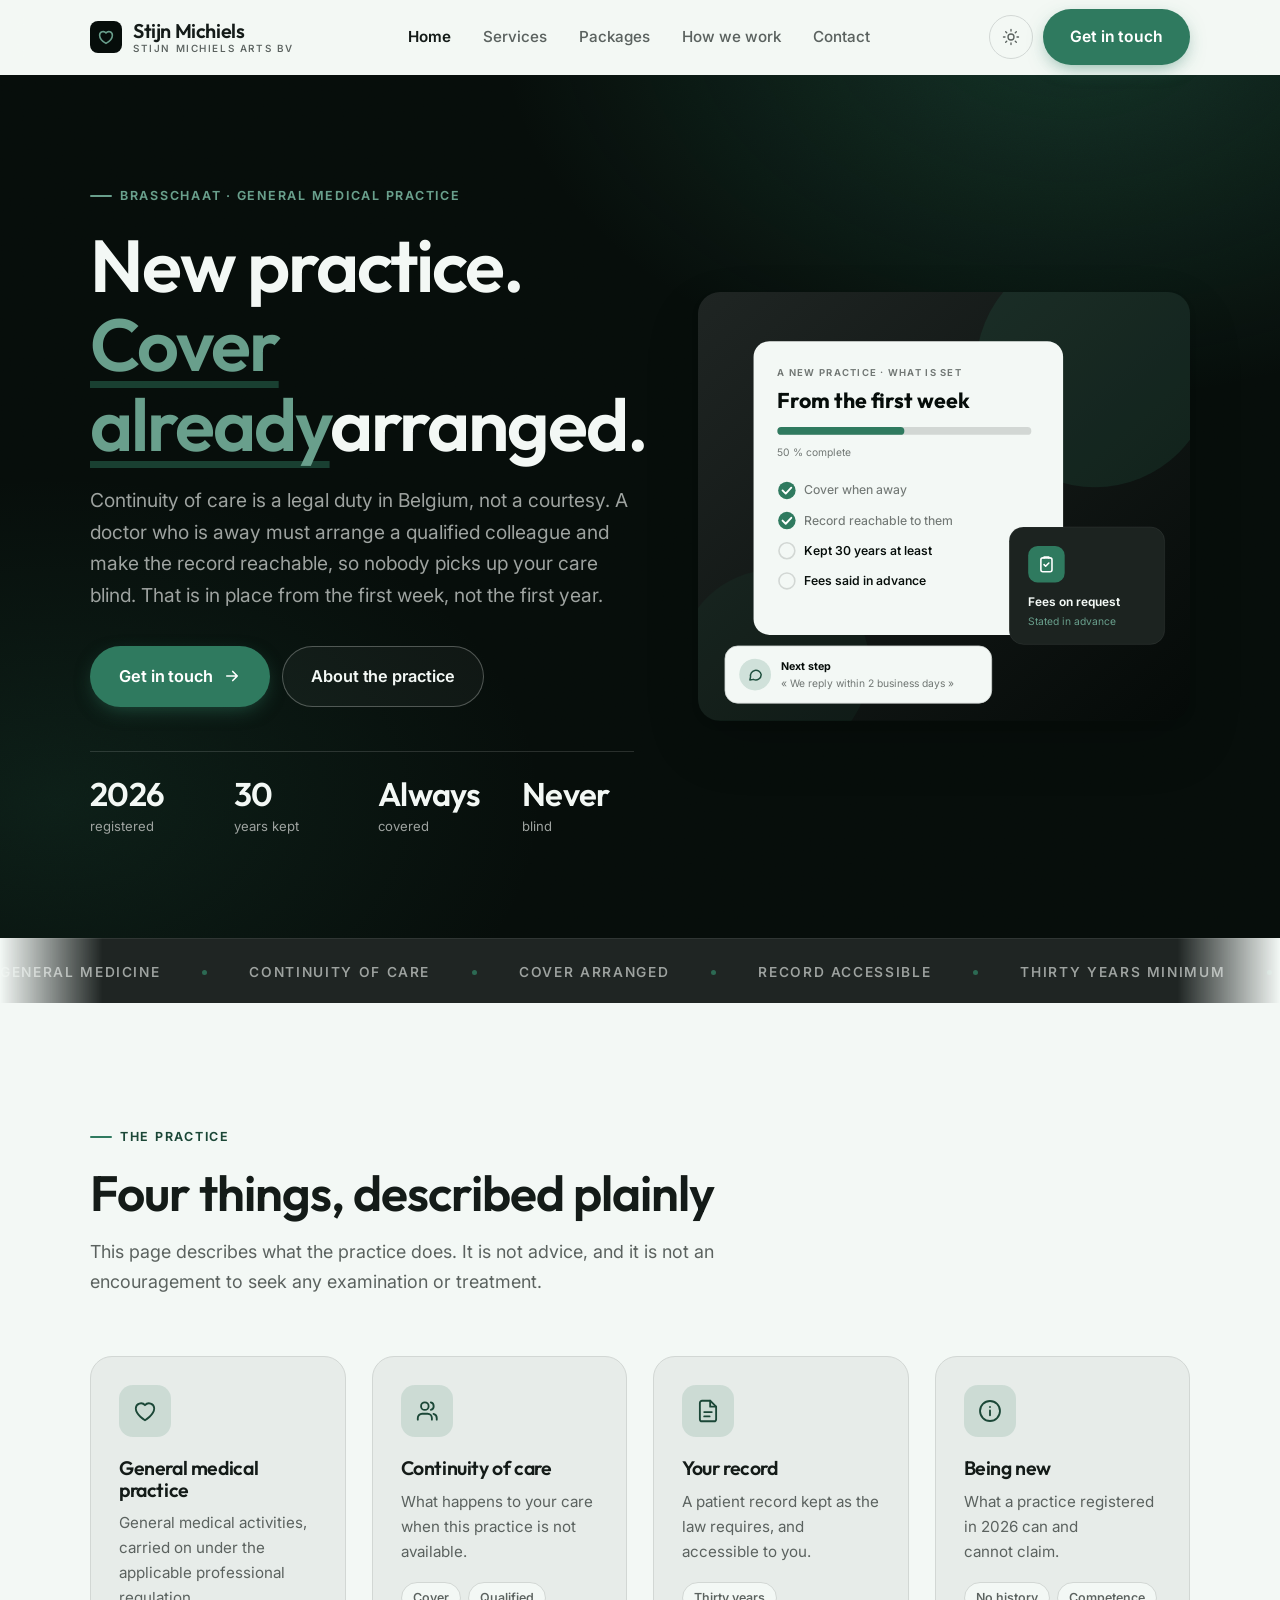
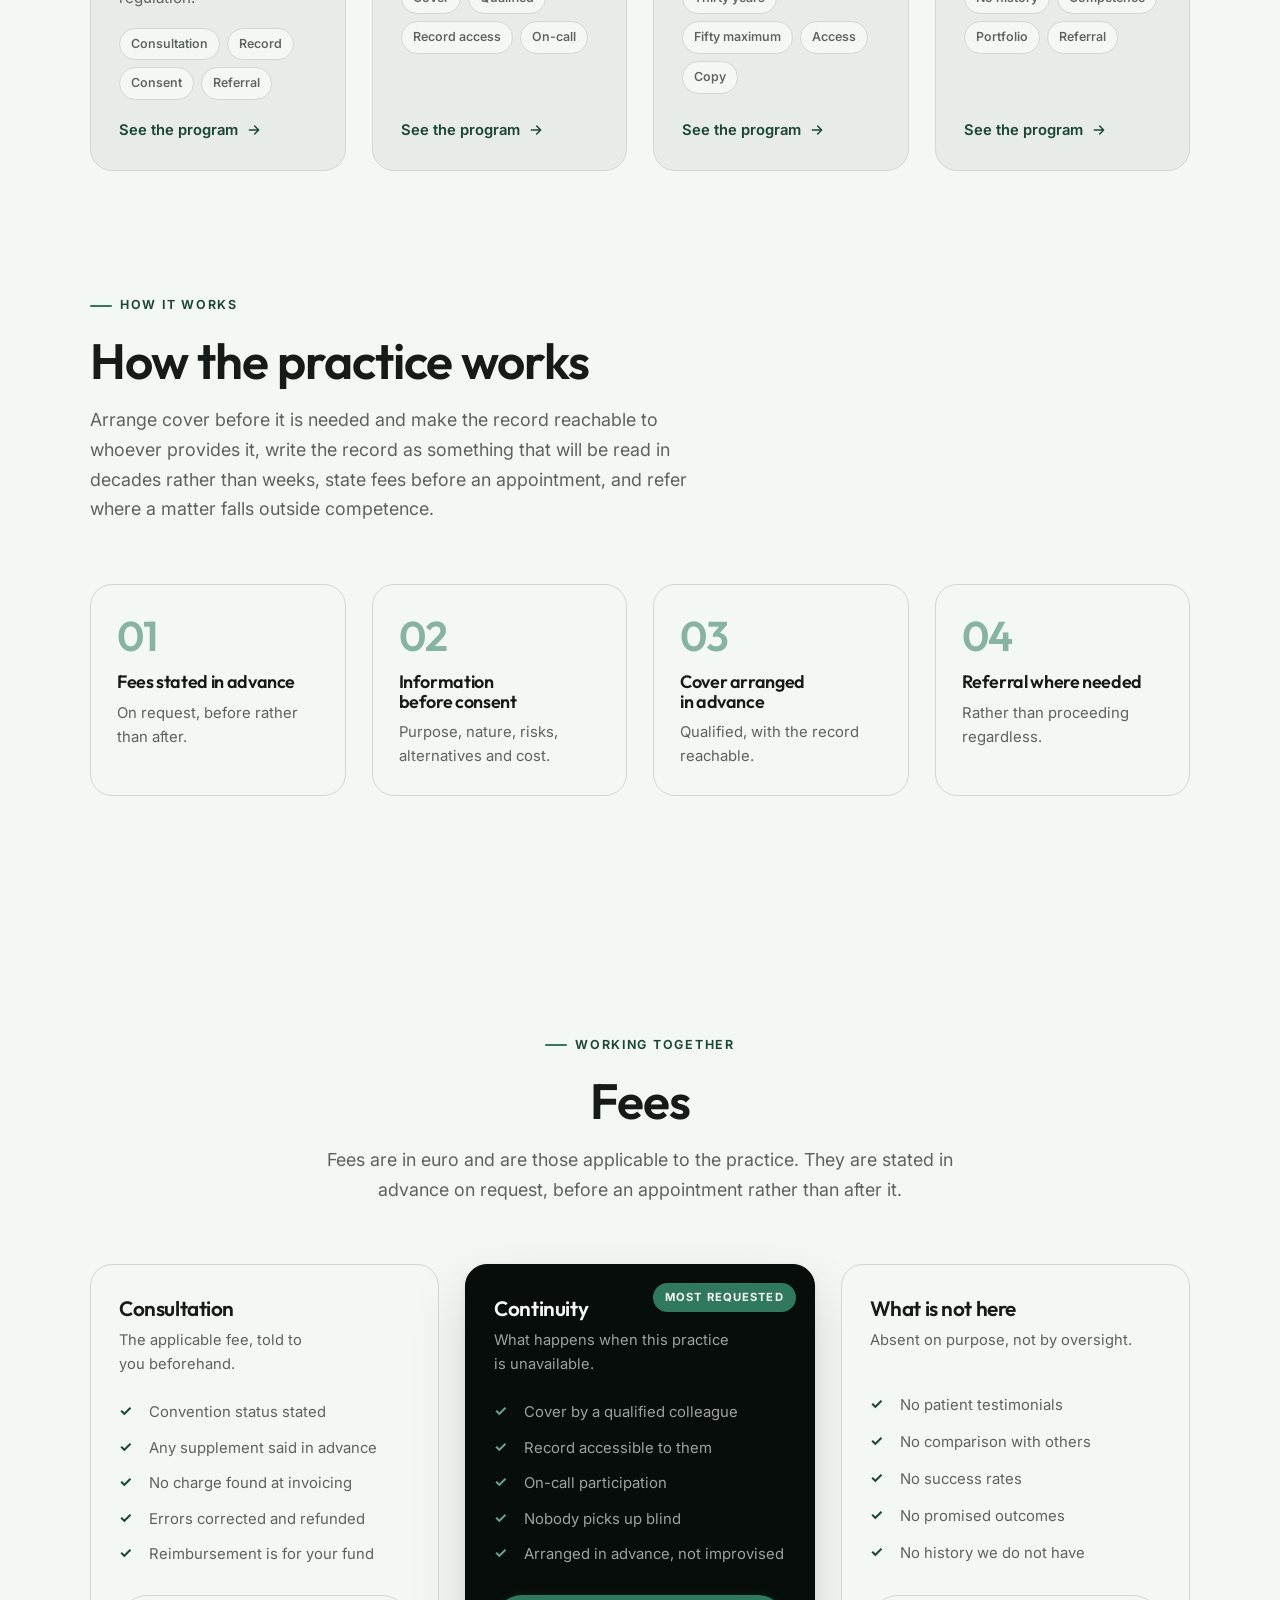
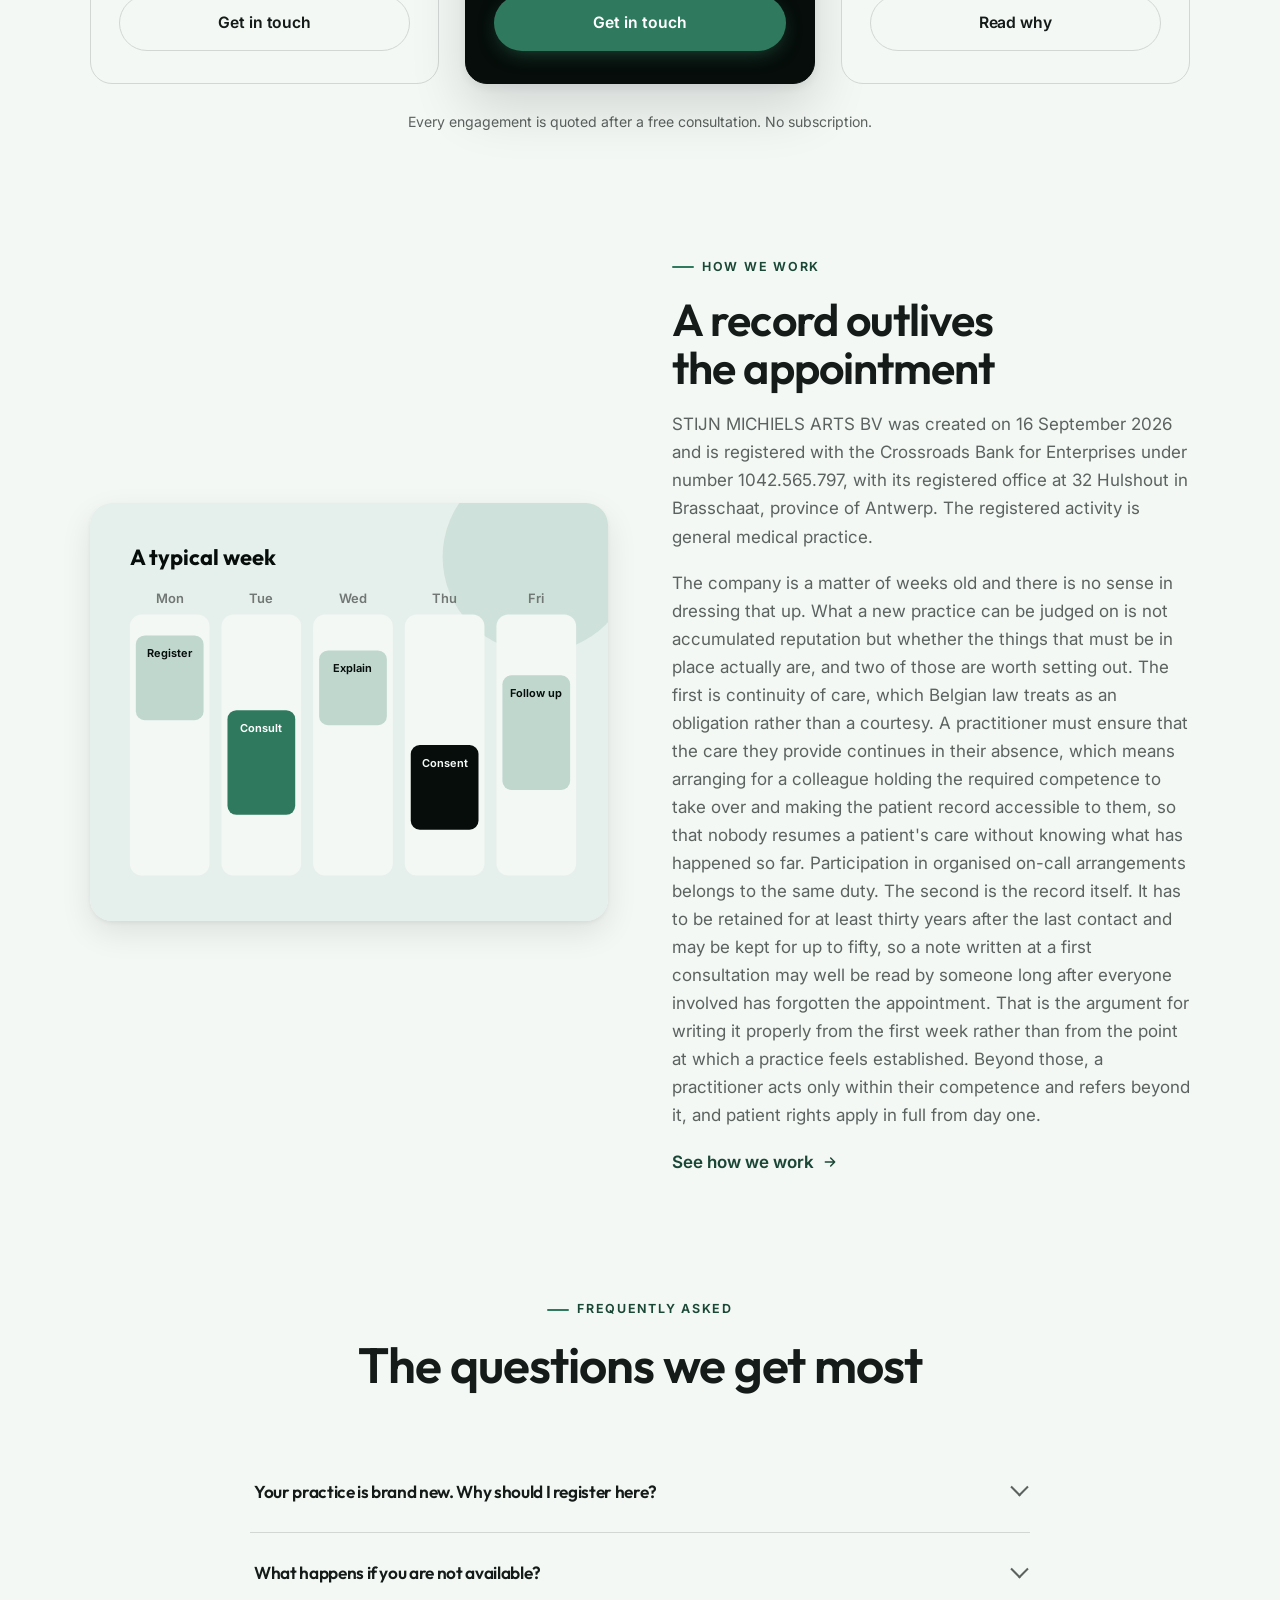
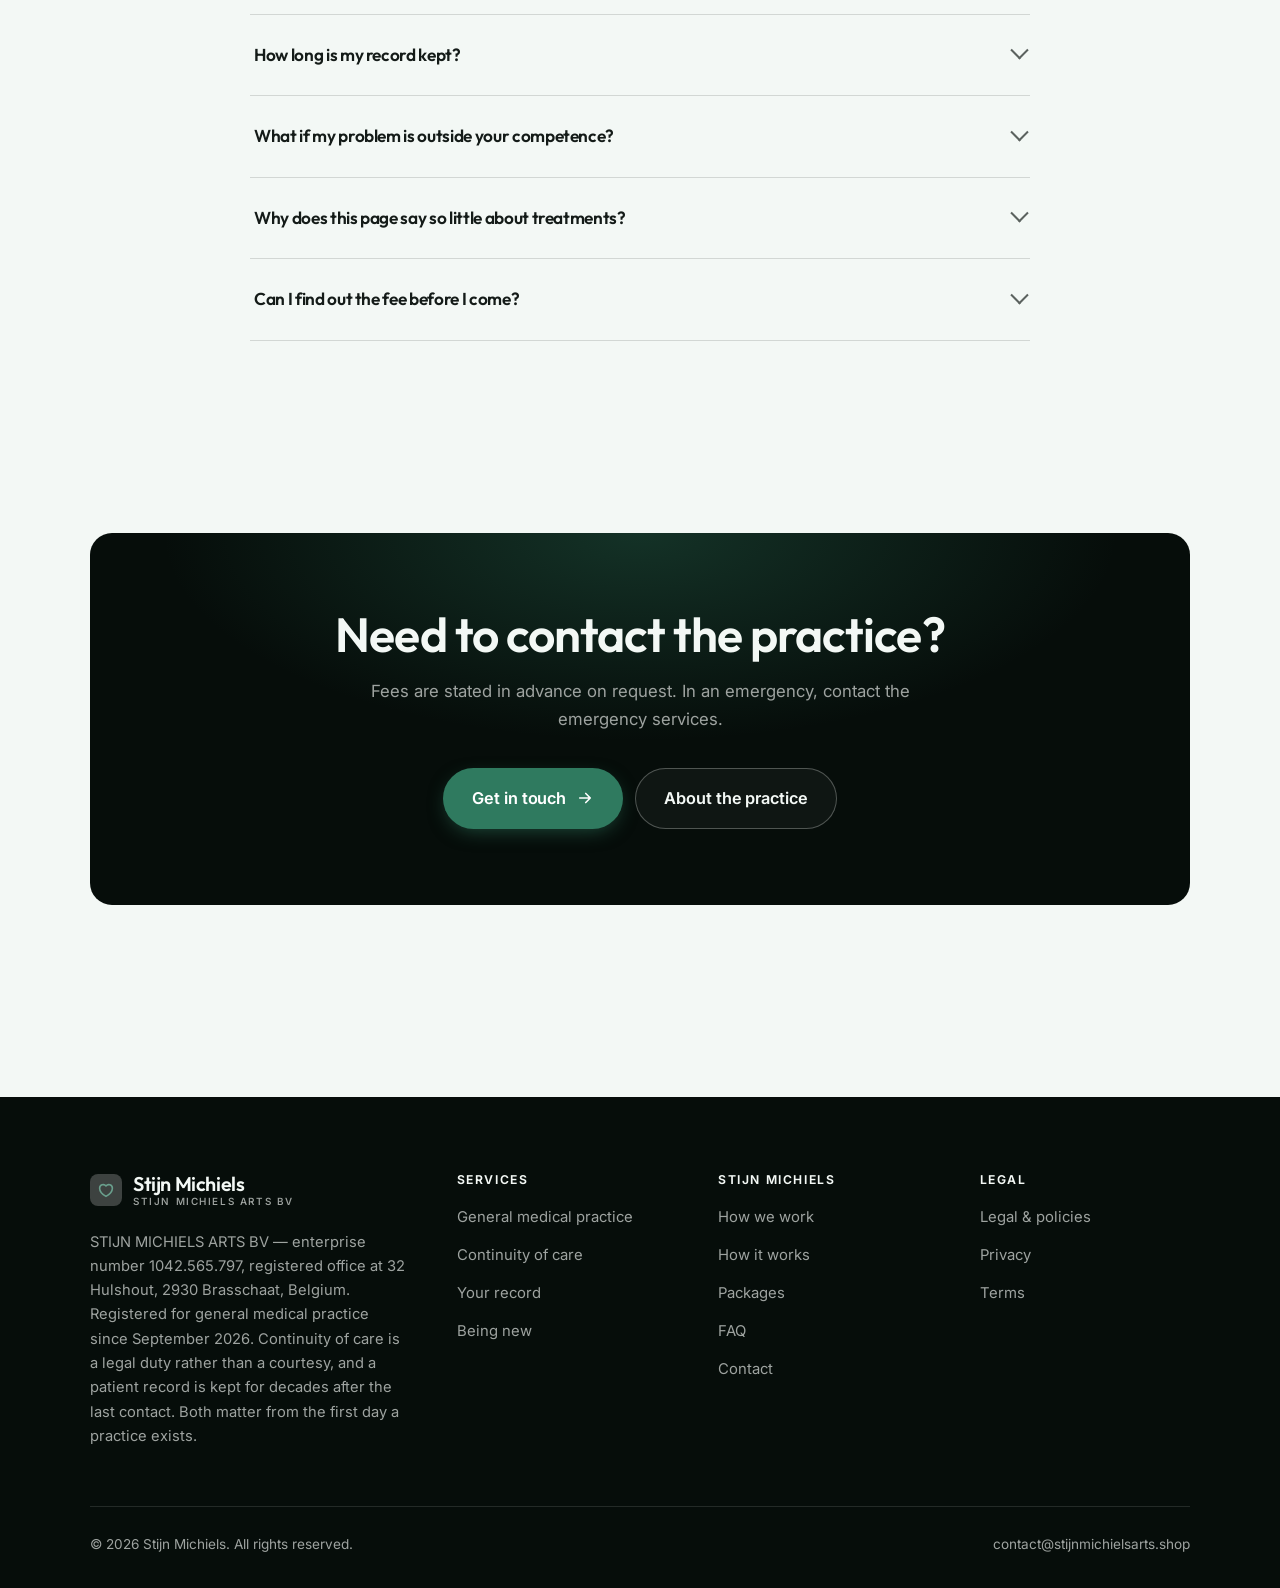
<file: index.html>
<!DOCTYPE html>
<html lang="en" class="no-js">
<head>
<meta charset="utf-8">
<meta name="viewport" content="width=device-width, initial-scale=1">
<title>STIJN MICHIELS ARTS — general medical practice, Brasschaat</title>
<meta name="description" content="STIJN MICHIELS ARTS BV, a general medical practice in Brasschaat registered in September 2026. Continuity of care arranged, and the patient record kept as the law requires.">
<link rel="canonical" href="https://stijnmichielsarts.shop/">

<meta property="og:type" content="website">
<meta property="og:url" content="https://stijnmichielsarts.shop/">
<meta property="og:site_name" content="Stijn Michiels">
<meta property="og:locale" content="en_US">
<meta property="og:title" content="STIJN MICHIELS ARTS — general medical practice, Brasschaat">
<meta property="og:description" content="STIJN MICHIELS ARTS BV, a general medical practice in Brasschaat registered in September 2026. Continuity of care arranged, and the patient record kept as the law requires.">
<meta name="theme-color" content="#060d0a">

<link rel="icon" href="assets/img/favicon.svg" type="image/svg+xml">
<link rel="preconnect" href="https://fonts.googleapis.com">
<link rel="preconnect" href="https://fonts.gstatic.com" crossorigin>
<link rel="stylesheet" href="https://fonts.googleapis.com/css2?family=Outfit:wght@400;500;600;700&family=Inter:wght@400..700&display=swap">
<link rel="stylesheet" href="assets/css/style.css">

<!-- Thème appliqué avant le premier rendu (évite le flash) -->
<script>
document.documentElement.classList.remove('no-js');
(function(){try{var t=localStorage.getItem('site-theme');if(t){document.documentElement.setAttribute('data-theme',t);}}catch(e){}})();
</script>
<script type="application/ld+json">
{
  "@context": "https://schema.org",
  "@type": "Organization",
  "name": "Stijn Michiels",
  "url": "https://stijnmichielsarts.shop/",
  "email": "contact@stijnmichielsarts.shop",
  "description": "STIJN MICHIELS ARTS BV, a general medical practice in Brasschaat registered in September 2026. Continuity of care arranged, and the patient record kept as the law requires.",
  "areaServed": "US",
  "knowsLanguage": "en"
}
</script>
</head>

<body>
<a class="skip-link" href="#main">Skip to main content</a>

<header class="site-header">
  <nav class="wrap nav" aria-label="Main navigation">
    <a class="brand" href="index.html">
      <svg class="brand__mark" viewBox="0 0 64 64" aria-hidden="true">
        <rect class="bm-bg" width="64" height="64" rx="16"/>
        <g class="bm-ic" transform="translate(14 14) scale(1.5)" fill="none" stroke-width="2.1" stroke-linecap="round" stroke-linejoin="round"><path d="M12 20.5s-8.5-4.8-8.5-11A4.8 4.8 0 0 1 12 6.6a4.8 4.8 0 0 1 8.5 2.9c0 6.2-8.5 11-8.5 11z"/></g>
      </svg>
      <span>Stijn Michiels<span class="brand__sub">STIJN MICHIELS ARTS BV</span></span>
    </a>

    <ul class="nav__links" id="nav-links">
      <li><a href="index.html" aria-current="page">Home</a></li>
      <li><a href="programs.html">Services</a></li>
      <li><a href="index.html#pricing">Packages</a></li>
      <li><a href="about.html">How we work</a></li>
      <li><a href="contact.html">Contact</a></li>
      <li><a class="btn btn--primary" href="contact.html">Get in touch</a></li>
    </ul>

    <div class="nav__cta">
      <button class="theme-toggle" type="button" aria-label="Switch to dark theme">
        <svg class="icon-sun" viewBox="0 0 24 24" fill="none" stroke="currentColor" stroke-width="1.8" stroke-linecap="round" aria-hidden="true"><circle cx="12" cy="12" r="4"/><path d="M12 2v2m0 16v2M2 12h2m16 0h2M4.9 4.9l1.4 1.4m11.4 11.4 1.4 1.4M19.1 4.9l-1.4 1.4M6.3 17.7l-1.4 1.4"/></svg>
        <svg class="icon-moon" viewBox="0 0 24 24" fill="none" stroke="currentColor" stroke-width="1.8" stroke-linecap="round" stroke-linejoin="round" aria-hidden="true"><path d="M21 12.8A9 9 0 1 1 11.2 3a7 7 0 0 0 9.8 9.8z"/></svg>
      </button>
      <a class="btn btn--primary" href="contact.html">Get in touch</a>
      <button class="nav__toggle" type="button" aria-expanded="false" aria-controls="nav-links" aria-label="Open menu">
        <svg class="icon-open" viewBox="0 0 24 24" fill="none" stroke="currentColor" stroke-width="2" stroke-linecap="round" aria-hidden="true"><path d="M3 6h18M3 12h18M3 18h18"/></svg>
        <svg class="icon-close" viewBox="0 0 24 24" fill="none" stroke="currentColor" stroke-width="2" stroke-linecap="round" aria-hidden="true"><path d="M6 6l12 12M18 6L6 18"/></svg>
      </button>
    </div>
  </nav>
</header>

<main id="main">

<section class="hero">
  <div class="wrap hero__inner">
    <div>
      <span class="eyebrow hero__eyebrow">Brasschaat · General medical practice</span>
      <h1>New practice.<br> <em>Cover already</em>arranged.</h1>
      <p class="hero__lede">Continuity of care is a legal duty in Belgium, not a courtesy. A doctor who is away must arrange a qualified colleague and make the record reachable, so nobody picks up your care blind. That is in place from the first week, not the first year.</p>

      <div class="hero__actions">
        <a class="btn btn--primary btn--lg" href="contact.html">Get in touch <svg viewBox="0 0 24 24" fill="none" stroke="currentColor" stroke-width="2.2" stroke-linecap="round" stroke-linejoin="round" aria-hidden="true"><path d="M5 12h14M13 6l6 6-6 6"/></svg></a>
        <a class="btn btn--on-dark btn--lg" href="programs.html">About the practice</a>
      </div>

      <ul class="hero__proof">
        <li><span class="stat__num">2026</span><span class="stat__label">registered</span></li>
        <li><span class="stat__num">30</span><span class="stat__label">years kept</span></li>
        <li><span class="stat__num">Always</span><span class="stat__label">covered</span></li>
        <li><span class="stat__num">Never</span><span class="stat__label">blind</span></li>
      </ul>
    </div>

    <div class="hero__art">
      <svg viewBox="0 0 620 540" role="img" aria-label="What a new medical practice has in place from the start: continuity of care and a properly kept record.">
        <defs>
          <linearGradient id="hbg" x1="0" y1="0" x2="1" y2="1">
            <stop offset="0" stop-color="#1f2523"/><stop offset="1" stop-color="#050a08"/>
          </linearGradient>
        </defs>
        <rect width="620" height="540" rx="22" fill="url(#hbg)"/>
        <circle cx="500" cy="96" r="150" fill="#2f7a5f" opacity=".16"/>
        <circle cx="96" cy="470" r="120" fill="#2f7a5f" opacity=".08"/>

        <g style="font-family: var(--font-body)">
          <!-- Carte programme -->
          <rect x="70" y="62" width="390" height="370" rx="20" fill="#f3f8f5"/>
          <text x="100" y="106" font-size="12" font-weight="650" letter-spacing="1.6" fill="#717774">A NEW PRACTICE · WHAT IS SET</text>
          <text x="100" y="146" font-size="27" font-weight="700" fill="#060d0a" style="font-family: var(--font-display)">From the first week</text>
          <rect x="100" y="170" width="320" height="10" rx="5" fill="#d2d7d4"/>
          <rect x="100" y="170" width="160" height="10" rx="5" fill="#2f7a5f"/>
          <text x="100" y="206" font-size="13" fill="#717774">50 % complete</text>
          <circle cx="112" cy="250" r="11" fill="#2f7a5f"/><path d="M106.5 250l4 4 7-7.5" fill="none" stroke="#ffffff" stroke-width="2.4" stroke-linecap="round" stroke-linejoin="round"/><text x="134" y="255" font-size="15.5" fill="#717774" font-weight="450">Cover when away</text>
          <circle cx="112" cy="288" r="11" fill="#2f7a5f"/><path d="M106.5 288l4 4 7-7.5" fill="none" stroke="#ffffff" stroke-width="2.4" stroke-linecap="round" stroke-linejoin="round"/><text x="134" y="293" font-size="15.5" fill="#717774" font-weight="450">Record reachable to them</text>
          <circle cx="112" cy="326" r="10" fill="none" stroke="#d2d7d4" stroke-width="2"/><text x="134" y="331" font-size="15.5" fill="#060d0a" font-weight="560">Kept 30 years at least</text>
          <circle cx="112" cy="364" r="10" fill="none" stroke="#d2d7d4" stroke-width="2"/><text x="134" y="369" font-size="15.5" fill="#060d0a" font-weight="560">Fees said in advance</text>

          <!-- Carte séance -->
          <rect x="392" y="296" width="196" height="148" rx="18" fill="#1c2320" stroke="#ffffff" stroke-opacity=".08"/>
          <rect x="416" y="320" width="46" height="46" rx="12" fill="#2f7a5f"/>
          <g transform="translate(427 331)" fill="none" stroke="#ffffff" color="#ffffff" stroke-width="2" stroke-linecap="round" stroke-linejoin="round"><rect x="5" y="4" width="14" height="17.5" rx="2.5"/><path d="M9 4V3h6v1M9 12.5l2 2 4-4"/></g>
          <text x="416" y="396" font-size="15" font-weight="650" fill="#f3f8f5">Fees on request</text>
          <text x="416" y="420" font-size="13" fill="#699f8c">Stated in advance</text>

          <!-- Retour du coach -->
          <rect x="34" y="446" width="336" height="72" rx="16" fill="#f3f8f5" stroke="#d2d7d4"/>
          <circle cx="72" cy="482" r="20" fill="#d0e1da"/>
          <g transform="translate(62 472) scale(.84)" fill="none" stroke="#1f4f3e" stroke-width="2.2" stroke-linecap="round" stroke-linejoin="round"><path d="M21 12a8 8 0 0 1-11.6 7.1L4 20l1-4.6A8 8 0 1 1 21 12z"/></g>
          <text x="104" y="476" font-size="13.5" font-weight="700" fill="#060d0a">Next step</text>
          <text x="104" y="498" font-size="13" fill="#717774">« We reply within 2 business days »</text>
        </g>
      </svg>
    </div>
  </div>
</section>

<div class="marquee" aria-hidden="true">
  <div class="marquee__track"><span>General medicine</span><span>Continuity of care</span><span>Cover arranged</span><span>Record accessible</span><span>Thirty years minimum</span><span>Within competence</span><span>Referral where needed</span><span>Professional secrecy</span><span>Brasschaat</span><span>Since 2026</span><span>General medicine</span><span>Continuity of care</span><span>Cover arranged</span><span>Record accessible</span><span>Thirty years minimum</span><span>Within competence</span><span>Referral where needed</span><span>Professional secrecy</span><span>Brasschaat</span><span>Since 2026</span></div>
</div>

<section class="section wrap" id="programs">
  <div class="section-head reveal">
    <span class="eyebrow">The practice</span>
    <h2>Four things, described plainly</h2>
    <p>This page describes what the practice does. It is not advice, and it is not an encouragement to seek any examination or treatment.</p>
  </div>
  <div class="grid grid--4 reveal-group">
    <a class="card" href="programs.html#practice">
      <div class="card__icon"><svg viewBox="0 0 24 24" fill="none" stroke="currentColor" stroke-width="1.7" stroke-linecap="round" stroke-linejoin="round" aria-hidden="true"><path d="M12 20.5s-8.5-4.8-8.5-11A4.8 4.8 0 0 1 12 6.6a4.8 4.8 0 0 1 8.5 2.9c0 6.2-8.5 11-8.5 11z"/></svg></div>
      <h3>General medical practice</h3>
      <p>General medical activities, carried on under the applicable professional regulation.</p>
      <ul class="tags"><li>Consultation</li><li>Record</li><li>Consent</li><li>Referral</li></ul>
      <span class="arrow-link">See the program <svg viewBox="0 0 24 24" fill="none" stroke="currentColor" stroke-width="2.2" stroke-linecap="round" stroke-linejoin="round" aria-hidden="true"><path d="M5 12h14M13 6l6 6-6 6"/></svg></span>
    </a>
    <a class="card" href="programs.html#continuity">
      <div class="card__icon"><svg viewBox="0 0 24 24" fill="none" stroke="currentColor" stroke-width="1.7" stroke-linecap="round" stroke-linejoin="round" aria-hidden="true"><path d="M16.5 20v-1.5a4 4 0 0 0-4-4h-5a4 4 0 0 0-4 4V20"/><circle cx="10" cy="7.5" r="3.5"/><path d="M21 20v-1.5a4 4 0 0 0-3-3.9M15.5 4.1a3.5 3.5 0 0 1 0 6.8"/></svg></div>
      <h3>Continuity of care</h3>
      <p>What happens to your care when this practice is not available.</p>
      <ul class="tags"><li>Cover</li><li>Qualified</li><li>Record access</li><li>On-call</li></ul>
      <span class="arrow-link">See the program <svg viewBox="0 0 24 24" fill="none" stroke="currentColor" stroke-width="2.2" stroke-linecap="round" stroke-linejoin="round" aria-hidden="true"><path d="M5 12h14M13 6l6 6-6 6"/></svg></span>
    </a>
    <a class="card" href="programs.html#record">
      <div class="card__icon"><svg viewBox="0 0 24 24" fill="none" stroke="currentColor" stroke-width="1.7" stroke-linecap="round" stroke-linejoin="round" aria-hidden="true"><path d="M14 2.5H6.5A2 2 0 0 0 4.5 4.5v15a2 2 0 0 0 2 2h11a2 2 0 0 0 2-2V8z"/><path d="M14 2.5V8h5.5M8.5 13h7M8.5 17h5"/></svg></div>
      <h3>Your record</h3>
      <p>A patient record kept as the law requires, and accessible to you.</p>
      <ul class="tags"><li>Thirty years</li><li>Fifty maximum</li><li>Access</li><li>Copy</li></ul>
      <span class="arrow-link">See the program <svg viewBox="0 0 24 24" fill="none" stroke="currentColor" stroke-width="2.2" stroke-linecap="round" stroke-linejoin="round" aria-hidden="true"><path d="M5 12h14M13 6l6 6-6 6"/></svg></span>
    </a>
    <a class="card" href="programs.html#new">
      <div class="card__icon"><svg viewBox="0 0 24 24" fill="none" stroke="currentColor" stroke-width="1.7" stroke-linecap="round" stroke-linejoin="round" aria-hidden="true"><circle cx="12" cy="12" r="9.2"/><path d="M12 16v-4.5M12 8.2v.1"/></svg></div>
      <h3>Being new</h3>
      <p>What a practice registered in 2026 can and cannot claim.</p>
      <ul class="tags"><li>No history</li><li>Competence</li><li>Portfolio</li><li>Referral</li></ul>
      <span class="arrow-link">See the program <svg viewBox="0 0 24 24" fill="none" stroke="currentColor" stroke-width="2.2" stroke-linecap="round" stroke-linejoin="round" aria-hidden="true"><path d="M5 12h14M13 6l6 6-6 6"/></svg></span>
    </a>
  </div>
</section>

<section class="section section--flush wrap" id="how-it-works">
  <div class="section-head reveal">
    <span class="eyebrow">How it works</span>
    <h2>How the practice works</h2>
    <p>Arrange cover before it is needed and make the record reachable to whoever provides it, write the record as something that will be read in decades rather than weeks, state fees before an appointment, and refer where a matter falls outside competence.</p>
  </div>
  <div class="grid grid--4 steps reveal-group">
    <article class="step">
      <h3>Fees stated in advance</h3>
      <p>On request, before rather than after.</p>
    </article>
    <article class="step">
      <h3>Information before consent</h3>
      <p>Purpose, nature, risks, alternatives and cost.</p>
    </article>
    <article class="step">
      <h3>Cover arranged in advance</h3>
      <p>Qualified, with the record reachable.</p>
    </article>
    <article class="step">
      <h3>Referral where needed</h3>
      <p>Rather than proceeding regardless.</p>
    </article>
  </div>
</section>

<section class="section wrap" id="pricing">
  <div class="section-head section-head--center reveal">
    <span class="eyebrow">Working together</span>
    <h2>Fees</h2>
    <p>Fees are in euro and are those applicable to the practice. They are stated in advance on request, before an appointment rather than after it.</p>
  </div>
  <div class="grid grid--3 plans reveal-group">
    <article class="plan">
      
      <h3>Consultation</h3>
      <p class="plan__desc">The applicable fee, told to you beforehand.</p>
      
      <ul class="plan__features">
        <li>Convention status stated</li>
        <li>Any supplement said in advance</li>
        <li>No charge found at invoicing</li>
        <li>Errors corrected and refunded</li>
        <li>Reimbursement is for your fund</li>
      </ul>
      <a class="btn btn--ghost btn--block" href="contact.html">Get in touch</a>
    </article>
    <article class="plan plan--featured">
      <span class="plan__tag">Most requested</span>
      <h3>Continuity</h3>
      <p class="plan__desc">What happens when this practice is unavailable.</p>
      
      <ul class="plan__features">
        <li>Cover by a qualified colleague</li>
        <li>Record accessible to them</li>
        <li>On-call participation</li>
        <li>Nobody picks up blind</li>
        <li>Arranged in advance, not improvised</li>
      </ul>
      <a class="btn btn--primary btn--block" href="contact.html">Get in touch</a>
    </article>
    <article class="plan">
      
      <h3>What is not here</h3>
      <p class="plan__desc">Absent on purpose, not by oversight.</p>
      
      <ul class="plan__features">
        <li>No patient testimonials</li>
        <li>No comparison with others</li>
        <li>No success rates</li>
        <li>No promised outcomes</li>
        <li>No history we do not have</li>
      </ul>
      <a class="btn btn--ghost btn--block" href="contact.html">Read why</a>
    </article>
  </div>
  <p class="plans-note">Every engagement is quoted after a free consultation. No subscription.</p>
</section>

<section class="section section--flush wrap">
  <div class="split reveal">
    <div class="split__art">
      <svg viewBox="0 0 520 420" role="img" aria-label="Example of a typical week: Register, Consult, Explain, Consent, Follow up.">
        <rect width="520" height="420" rx="20" fill="#e5efeb"/>
        <circle cx="450" cy="54" r="96" fill="#2f7a5f" opacity=".12"/>
        <g style="font-family: var(--font-body)">
        <text x="40" y="62" font-size="22" font-weight="700" fill="#060d0a" style="font-family: var(--font-display)">A typical week</text>
        <text x="80" y="100" text-anchor="middle" font-size="13" font-weight="600" fill="#717774">Mon</text>
        <rect x="40" y="112" width="80" height="262" rx="12" fill="#f3f8f5"/>
        <rect x="46" y="133" width="68" height="85" rx="9" fill="#c0d7ce"/>
        <text x="80" y="155" text-anchor="middle" font-size="11" font-weight="650" fill="#060d0a">Register</text>
        <text x="172" y="100" text-anchor="middle" font-size="13" font-weight="600" fill="#717774">Tue</text>
        <rect x="132" y="112" width="80" height="262" rx="12" fill="#f3f8f5"/>
        <rect x="138" y="208" width="68" height="105" rx="9" fill="#2f7a5f"/>
        <text x="172" y="230" text-anchor="middle" font-size="11" font-weight="650" fill="#ffffff">Consult</text>
        <text x="264" y="100" text-anchor="middle" font-size="13" font-weight="600" fill="#717774">Wed</text>
        <rect x="224" y="112" width="80" height="262" rx="12" fill="#f3f8f5"/>
        <rect x="230" y="148" width="68" height="75" rx="9" fill="#c0d7ce"/>
        <text x="264" y="170" text-anchor="middle" font-size="11" font-weight="650" fill="#060d0a">Explain</text>
        <text x="356" y="100" text-anchor="middle" font-size="13" font-weight="600" fill="#717774">Thu</text>
        <rect x="316" y="112" width="80" height="262" rx="12" fill="#f3f8f5"/>
        <rect x="322" y="243" width="68" height="85" rx="9" fill="#060d0a"/>
        <text x="356" y="265" text-anchor="middle" font-size="11" font-weight="650" fill="#f3f8f5">Consent</text>
        <text x="448" y="100" text-anchor="middle" font-size="13" font-weight="600" fill="#717774">Fri</text>
        <rect x="408" y="112" width="80" height="262" rx="12" fill="#f3f8f5"/>
        <rect x="414" y="173" width="68" height="115" rx="9" fill="#c0d7ce"/>
        <text x="448" y="195" text-anchor="middle" font-size="11" font-weight="650" fill="#060d0a">Follow up</text>
        </g>
      </svg>
    </div>
    <div>
      <span class="eyebrow">How we work</span>
      <h2>A record outlives the appointment</h2>
      <p>STIJN MICHIELS ARTS BV was created on 16 September 2026 and is registered with the Crossroads Bank for Enterprises under number 1042.565.797, with its registered office at 32 Hulshout in Brasschaat, province of Antwerp. The registered activity is general medical practice.</p>
      <p>The company is a matter of weeks old and there is no sense in dressing that up. What a new practice can be judged on is not accumulated reputation but whether the things that must be in place actually are, and two of those are worth setting out. The first is continuity of care, which Belgian law treats as an obligation rather than a courtesy. A practitioner must ensure that the care they provide continues in their absence, which means arranging for a colleague holding the required competence to take over and making the patient record accessible to them, so that nobody resumes a patient's care without knowing what has happened so far. Participation in organised on-call arrangements belongs to the same duty. The second is the record itself. It has to be retained for at least thirty years after the last contact and may be kept for up to fifty, so a note written at a first consultation may well be read by someone long after everyone involved has forgotten the appointment. That is the argument for writing it properly from the first week rather than from the point at which a practice feels established. Beyond those, a practitioner acts only within their competence and refers beyond it, and patient rights apply in full from day one.</p>
      <p><a class="arrow-link" href="about.html">See how we work <svg viewBox="0 0 24 24" fill="none" stroke="currentColor" stroke-width="2.2" stroke-linecap="round" stroke-linejoin="round" aria-hidden="true"><path d="M5 12h14M13 6l6 6-6 6"/></svg></a></p>
    </div>
  </div>
</section>

<section class="section section--flush wrap" id="faq">
  <div class="section-head section-head--center reveal">
    <span class="eyebrow">Frequently asked</span>
    <h2>The questions we get most</h2>
  </div>
  <div class="faq reveal">
    <details>
      <summary>Your practice is brand new. Why should I register here?</summary>
      <p>That is a fair question and the honest answer is that the company was registered in September 2026, so there is no track record to point at. What there is instead are the things that are either in place or are not: continuity arrangements for when the practice is unavailable, a patient record kept as the law requires, fees stated before an appointment rather than after, and a willingness to refer rather than to proceed beyond competence. Those are checkable now rather than in five years.</p>
    </details>
    <details>
      <summary>What happens if you are not available?</summary>
      <p>Care is taken over by a colleague holding the required competence, and your record is made accessible to them. That is not a courtesy arrangement, it is what the legislation on the quality of healthcare practice requires: a practitioner must ensure the continuity of the care they provide, and must make the record reachable so that whoever covers is not working without the necessary information. Participation in organised on-call arrangements is part of the same obligation.</p>
    </details>
    <details>
      <summary>How long is my record kept?</summary>
      <p>At least thirty years after the last contact, and it may be kept for up to fifty. It will outlive the episode of care that created it by a very long way, which is the main reason a record is worth writing carefully at the time rather than reconstructing later. You have a right of access to it and a right to obtain a copy, and those are rights rather than favours to be requested politely.</p>
    </details>
    <details>
      <summary>What if my problem is outside your competence?</summary>
      <p>Then you will be told and referred. A practitioner may act only within the limits of their competence and experience and must refer where a matter falls outside them, which is a legal requirement rather than a matter of style. Being referred is not being turned away, and a practice that treats a referral as a failure is a practice that will eventually proceed when it should not.</p>
    </details>
    <details>
      <summary>Why does this page say so little about treatments?</summary>
      <p>Because the rules on what a doctor may say publicly exclude comparisons with other practitioners, claims of superiority, patient testimonials, success rates and any promise about an outcome. A page containing those things would be both prohibited and, in the way an advertisement needs them, untrue. What belongs on a page like this is practical information about how the practice operates, which is why continuity and the record occupy the space.</p>
    </details>
    <details>
      <summary>Can I find out the fee before I come?</summary>
      <p>Yes, and you should. Fees applicable to a consultation are stated in advance on request, and the practice's position in relation to the national agreement between physicians and the sickness funds is on the legal page. That status determines whether supplements may be charged above the agreed tariff, and knowing it beforehand removes the only genuinely unpleasant surprise in ordinary primary care.</p>
    </details>
  </div>
</section>

<section class="wrap section--tight">
  <div class="cta-band reveal">
    <h2>Need to contact the practice?</h2>
    <p>Fees are stated in advance on request. In an emergency, contact the emergency services.</p>
    <div class="hero__actions">
      <a class="btn btn--primary btn--lg" href="contact.html">Get in touch <svg viewBox="0 0 24 24" fill="none" stroke="currentColor" stroke-width="2.2" stroke-linecap="round" stroke-linejoin="round" aria-hidden="true"><path d="M5 12h14M13 6l6 6-6 6"/></svg></a>
      <a class="btn btn--on-dark btn--lg" href="programs.html">About the practice</a>
    </div>
  </div>
</section>

</main>

<footer class="site-footer">
  <div class="wrap">
    <div class="footer__grid">
      <div class="footer__brand">
        <a class="brand" href="index.html">
          <svg class="brand__mark" viewBox="0 0 64 64" aria-hidden="true">
        <rect class="bm-bg" width="64" height="64" rx="16"/>
        <g class="bm-ic" transform="translate(14 14) scale(1.5)" fill="none" stroke-width="2.1" stroke-linecap="round" stroke-linejoin="round"><path d="M12 20.5s-8.5-4.8-8.5-11A4.8 4.8 0 0 1 12 6.6a4.8 4.8 0 0 1 8.5 2.9c0 6.2-8.5 11-8.5 11z"/></g>
      </svg>
          <span>Stijn Michiels<span class="brand__sub">STIJN MICHIELS ARTS BV</span></span>
        </a>
        <p>STIJN MICHIELS ARTS BV — enterprise number 1042.565.797, registered office at 32 Hulshout, 2930 Brasschaat, Belgium. Registered for general medical practice since September 2026. Continuity of care is a legal duty rather than a courtesy, and a patient record is kept for decades after the last contact. Both matter from the first day a practice exists.</p>
      </div>

      <div class="footer__col">
        <h4>Services</h4>
        <ul>
          <li><a href="programs.html#practice">General medical practice</a></li>
          <li><a href="programs.html#continuity">Continuity of care</a></li>
          <li><a href="programs.html#record">Your record</a></li>
          <li><a href="programs.html#new">Being new</a></li>
        </ul>
      </div>

      <div class="footer__col">
        <h4>Stijn Michiels</h4>
        <ul>
          <li><a href="about.html">How we work</a></li>
          <li><a href="index.html#how-it-works">How it works</a></li>
          <li><a href="index.html#pricing">Packages</a></li>
          <li><a href="index.html#faq">FAQ</a></li>
          <li><a href="contact.html">Contact</a></li>
        </ul>
      </div>

      <div class="footer__col">
        <h4>Legal</h4>
        <ul>
          <li><a href="legal.html">Legal &amp; policies</a></li>
          <li><a href="legal.html#privacy">Privacy</a></li>
          <li><a href="legal.html#terms">Terms</a></li>
        </ul>
      </div>
    </div>

    <div class="footer__bottom">
      <p>© <span data-year>2026</span> Stijn Michiels. All rights reserved.</p>
      <p><a href="mailto:contact@stijnmichielsarts.shop">contact@stijnmichielsarts.shop</a></p>
    </div>
  </div>
</footer>

<script src="assets/js/main.js" defer></script>
</body>
</html>
</file>
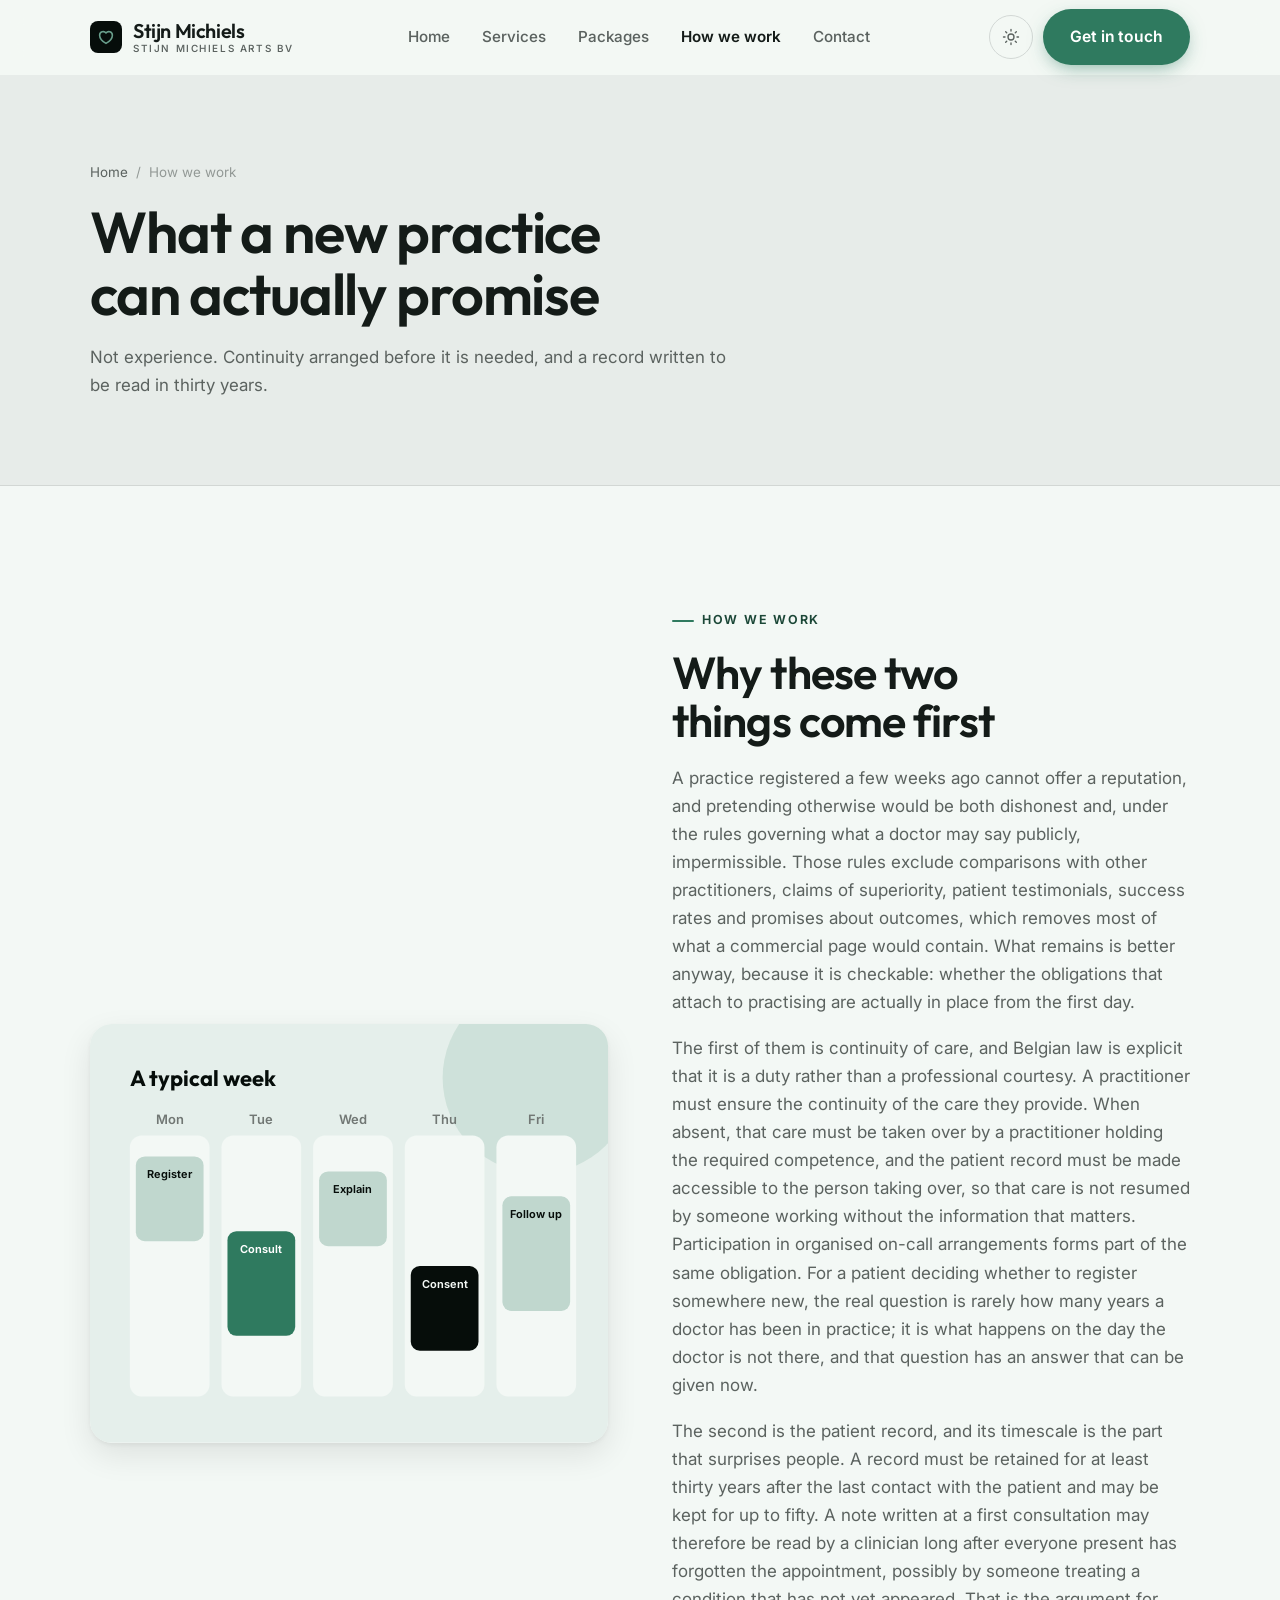
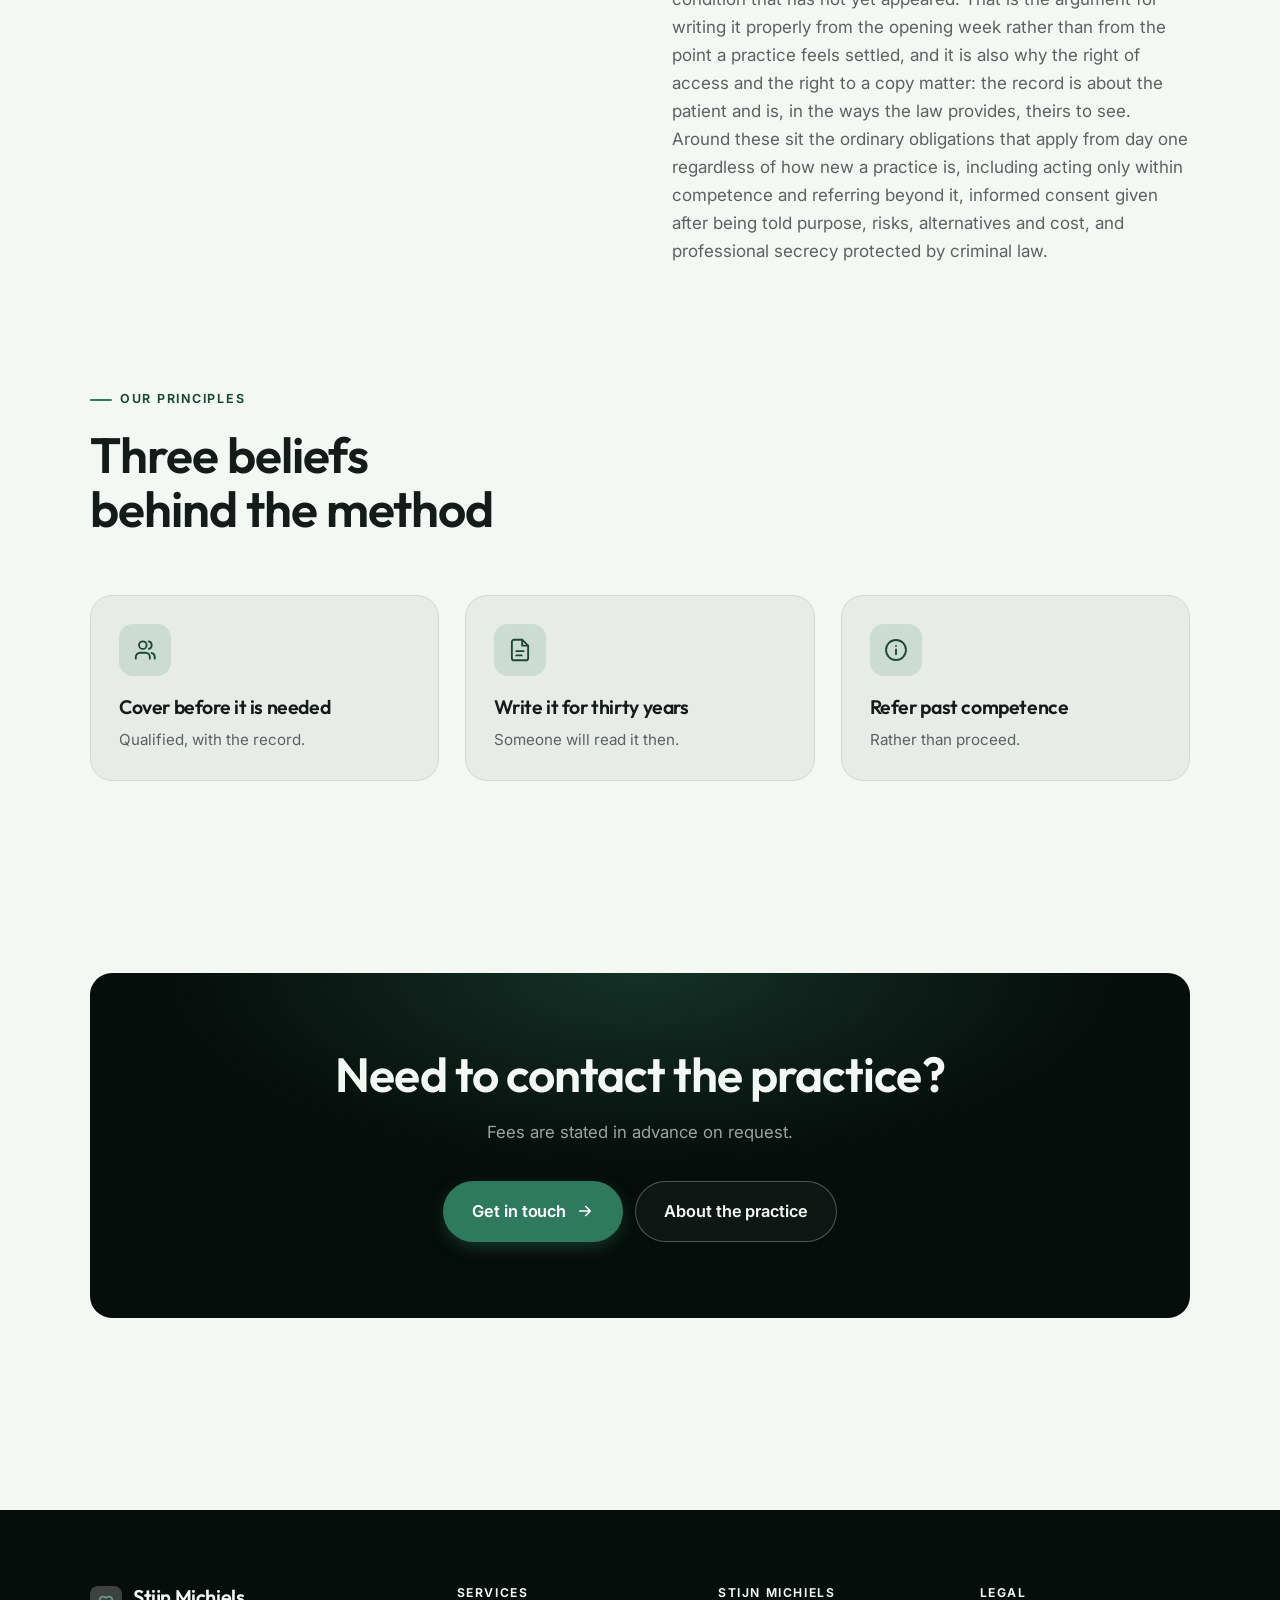
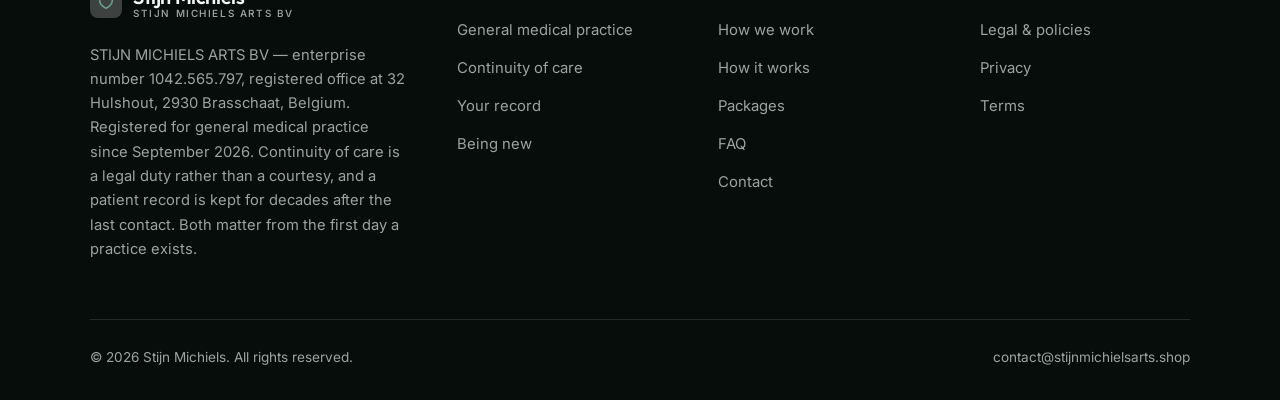
<file: about.html>
<!DOCTYPE html>
<html lang="en" class="no-js">
<head>
<meta charset="utf-8">
<meta name="viewport" content="width=device-width, initial-scale=1">
<title>How we work — Stijn Michiels</title>
<meta name="description" content="About STIJN MICHIELS ARTS BV, a general medical practice in Brasschaat, province of Antwerp, registered in September 2026.">
<link rel="canonical" href="https://stijnmichielsarts.shop/about.html">

<meta property="og:type" content="website">
<meta property="og:url" content="https://stijnmichielsarts.shop/about.html">
<meta property="og:site_name" content="Stijn Michiels">
<meta property="og:locale" content="en_US">
<meta property="og:title" content="How we work — Stijn Michiels">
<meta property="og:description" content="About STIJN MICHIELS ARTS BV, a general medical practice in Brasschaat, province of Antwerp, registered in September 2026.">
<meta name="theme-color" content="#060d0a">

<link rel="icon" href="assets/img/favicon.svg" type="image/svg+xml">
<link rel="preconnect" href="https://fonts.googleapis.com">
<link rel="preconnect" href="https://fonts.gstatic.com" crossorigin>
<link rel="stylesheet" href="https://fonts.googleapis.com/css2?family=Outfit:wght@400;500;600;700&family=Inter:wght@400..700&display=swap">
<link rel="stylesheet" href="assets/css/style.css">

<!-- Thème appliqué avant le premier rendu (évite le flash) -->
<script>
document.documentElement.classList.remove('no-js');
(function(){try{var t=localStorage.getItem('site-theme');if(t){document.documentElement.setAttribute('data-theme',t);}}catch(e){}})();
</script>
</head>

<body>
<a class="skip-link" href="#main">Skip to main content</a>

<header class="site-header">
  <nav class="wrap nav" aria-label="Main navigation">
    <a class="brand" href="index.html">
      <svg class="brand__mark" viewBox="0 0 64 64" aria-hidden="true">
        <rect class="bm-bg" width="64" height="64" rx="16"/>
        <g class="bm-ic" transform="translate(14 14) scale(1.5)" fill="none" stroke-width="2.1" stroke-linecap="round" stroke-linejoin="round"><path d="M12 20.5s-8.5-4.8-8.5-11A4.8 4.8 0 0 1 12 6.6a4.8 4.8 0 0 1 8.5 2.9c0 6.2-8.5 11-8.5 11z"/></g>
      </svg>
      <span>Stijn Michiels<span class="brand__sub">STIJN MICHIELS ARTS BV</span></span>
    </a>

    <ul class="nav__links" id="nav-links">
      <li><a href="index.html">Home</a></li>
      <li><a href="programs.html">Services</a></li>
      <li><a href="index.html#pricing">Packages</a></li>
      <li><a href="about.html" aria-current="page">How we work</a></li>
      <li><a href="contact.html">Contact</a></li>
      <li><a class="btn btn--primary" href="contact.html">Get in touch</a></li>
    </ul>

    <div class="nav__cta">
      <button class="theme-toggle" type="button" aria-label="Switch to dark theme">
        <svg class="icon-sun" viewBox="0 0 24 24" fill="none" stroke="currentColor" stroke-width="1.8" stroke-linecap="round" aria-hidden="true"><circle cx="12" cy="12" r="4"/><path d="M12 2v2m0 16v2M2 12h2m16 0h2M4.9 4.9l1.4 1.4m11.4 11.4 1.4 1.4M19.1 4.9l-1.4 1.4M6.3 17.7l-1.4 1.4"/></svg>
        <svg class="icon-moon" viewBox="0 0 24 24" fill="none" stroke="currentColor" stroke-width="1.8" stroke-linecap="round" stroke-linejoin="round" aria-hidden="true"><path d="M21 12.8A9 9 0 1 1 11.2 3a7 7 0 0 0 9.8 9.8z"/></svg>
      </button>
      <a class="btn btn--primary" href="contact.html">Get in touch</a>
      <button class="nav__toggle" type="button" aria-expanded="false" aria-controls="nav-links" aria-label="Open menu">
        <svg class="icon-open" viewBox="0 0 24 24" fill="none" stroke="currentColor" stroke-width="2" stroke-linecap="round" aria-hidden="true"><path d="M3 6h18M3 12h18M3 18h18"/></svg>
        <svg class="icon-close" viewBox="0 0 24 24" fill="none" stroke="currentColor" stroke-width="2" stroke-linecap="round" aria-hidden="true"><path d="M6 6l12 12M18 6L6 18"/></svg>
      </button>
    </div>
  </nav>
</header>

<main id="main">

<section class="page-head">
  <div class="wrap">
    <nav class="breadcrumb" aria-label="Breadcrumb">
      <a href="index.html">Home</a><span>/</span><span aria-current="page">How we work</span>
    </nav>
    <h1>What a new practice can actually promise</h1>
    <p>Not experience. Continuity arranged before it is needed, and a record written to be read in thirty years.</p>
  </div>
</section>

<section class="section wrap">
  <div class="split reveal">
    <div class="split__art">
      <svg viewBox="0 0 520 420" role="img" aria-label="Example of a typical week: Register, Consult, Explain, Consent, Follow up.">
        <rect width="520" height="420" rx="20" fill="#e5efeb"/>
        <circle cx="450" cy="54" r="96" fill="#2f7a5f" opacity=".12"/>
        <g style="font-family: var(--font-body)">
        <text x="40" y="62" font-size="22" font-weight="700" fill="#060d0a" style="font-family: var(--font-display)">A typical week</text>
        <text x="80" y="100" text-anchor="middle" font-size="13" font-weight="600" fill="#717774">Mon</text>
        <rect x="40" y="112" width="80" height="262" rx="12" fill="#f3f8f5"/>
        <rect x="46" y="133" width="68" height="85" rx="9" fill="#c0d7ce"/>
        <text x="80" y="155" text-anchor="middle" font-size="11" font-weight="650" fill="#060d0a">Register</text>
        <text x="172" y="100" text-anchor="middle" font-size="13" font-weight="600" fill="#717774">Tue</text>
        <rect x="132" y="112" width="80" height="262" rx="12" fill="#f3f8f5"/>
        <rect x="138" y="208" width="68" height="105" rx="9" fill="#2f7a5f"/>
        <text x="172" y="230" text-anchor="middle" font-size="11" font-weight="650" fill="#ffffff">Consult</text>
        <text x="264" y="100" text-anchor="middle" font-size="13" font-weight="600" fill="#717774">Wed</text>
        <rect x="224" y="112" width="80" height="262" rx="12" fill="#f3f8f5"/>
        <rect x="230" y="148" width="68" height="75" rx="9" fill="#c0d7ce"/>
        <text x="264" y="170" text-anchor="middle" font-size="11" font-weight="650" fill="#060d0a">Explain</text>
        <text x="356" y="100" text-anchor="middle" font-size="13" font-weight="600" fill="#717774">Thu</text>
        <rect x="316" y="112" width="80" height="262" rx="12" fill="#f3f8f5"/>
        <rect x="322" y="243" width="68" height="85" rx="9" fill="#060d0a"/>
        <text x="356" y="265" text-anchor="middle" font-size="11" font-weight="650" fill="#f3f8f5">Consent</text>
        <text x="448" y="100" text-anchor="middle" font-size="13" font-weight="600" fill="#717774">Fri</text>
        <rect x="408" y="112" width="80" height="262" rx="12" fill="#f3f8f5"/>
        <rect x="414" y="173" width="68" height="115" rx="9" fill="#c0d7ce"/>
        <text x="448" y="195" text-anchor="middle" font-size="11" font-weight="650" fill="#060d0a">Follow up</text>
        </g>
      </svg>
    </div>
    <div>
      <span class="eyebrow">How we work</span>
      <h2>Why these two things come first</h2>
      <p>A practice registered a few weeks ago cannot offer a reputation, and pretending otherwise would be both dishonest and, under the rules governing what a doctor may say publicly, impermissible. Those rules exclude comparisons with other practitioners, claims of superiority, patient testimonials, success rates and promises about outcomes, which removes most of what a commercial page would contain. What remains is better anyway, because it is checkable: whether the obligations that attach to practising are actually in place from the first day.</p>
      <p>The first of them is continuity of care, and Belgian law is explicit that it is a duty rather than a professional courtesy. A practitioner must ensure the continuity of the care they provide. When absent, that care must be taken over by a practitioner holding the required competence, and the patient record must be made accessible to the person taking over, so that care is not resumed by someone working without the information that matters. Participation in organised on-call arrangements forms part of the same obligation. For a patient deciding whether to register somewhere new, the real question is rarely how many years a doctor has been in practice; it is what happens on the day the doctor is not there, and that question has an answer that can be given now.</p>
      <p>The second is the patient record, and its timescale is the part that surprises people. A record must be retained for at least thirty years after the last contact with the patient and may be kept for up to fifty. A note written at a first consultation may therefore be read by a clinician long after everyone present has forgotten the appointment, possibly by someone treating a condition that has not yet appeared. That is the argument for writing it properly from the opening week rather than from the point a practice feels settled, and it is also why the right of access and the right to a copy matter: the record is about the patient and is, in the ways the law provides, theirs to see. Around these sit the ordinary obligations that apply from day one regardless of how new a practice is, including acting only within competence and referring beyond it, informed consent given after being told purpose, risks, alternatives and cost, and professional secrecy protected by criminal law.</p>
      <!--
        TO DO: add a short introduction of the coach (name, real background),
        with a photo if possible. Do not invent credentials — see README.md.
      -->
    </div>
  </div>
</section>

<section class="section section--flush wrap">
  <div class="section-head reveal">
    <span class="eyebrow">Our principles</span>
    <h2>Three beliefs behind the method</h2>
  </div>
  <div class="grid grid--3 reveal-group">
    <article class="card">
      <div class="card__icon"><svg viewBox="0 0 24 24" fill="none" stroke="currentColor" stroke-width="1.7" stroke-linecap="round" stroke-linejoin="round" aria-hidden="true"><path d="M16.5 20v-1.5a4 4 0 0 0-4-4h-5a4 4 0 0 0-4 4V20"/><circle cx="10" cy="7.5" r="3.5"/><path d="M21 20v-1.5a4 4 0 0 0-3-3.9M15.5 4.1a3.5 3.5 0 0 1 0 6.8"/></svg></div>
      <h3>Cover before it is needed</h3>
      <p>Qualified, with the record.</p>
    </article>
    <article class="card">
      <div class="card__icon"><svg viewBox="0 0 24 24" fill="none" stroke="currentColor" stroke-width="1.7" stroke-linecap="round" stroke-linejoin="round" aria-hidden="true"><path d="M14 2.5H6.5A2 2 0 0 0 4.5 4.5v15a2 2 0 0 0 2 2h11a2 2 0 0 0 2-2V8z"/><path d="M14 2.5V8h5.5M8.5 13h7M8.5 17h5"/></svg></div>
      <h3>Write it for thirty years</h3>
      <p>Someone will read it then.</p>
    </article>
    <article class="card">
      <div class="card__icon"><svg viewBox="0 0 24 24" fill="none" stroke="currentColor" stroke-width="1.7" stroke-linecap="round" stroke-linejoin="round" aria-hidden="true"><circle cx="12" cy="12" r="9.2"/><path d="M12 16v-4.5M12 8.2v.1"/></svg></div>
      <h3>Refer past competence</h3>
      <p>Rather than proceed.</p>
    </article>
  </div>
</section>

<section class="wrap section--tight">
  <div class="cta-band reveal">
    <h2>Need to contact the practice?</h2>
    <p>Fees are stated in advance on request.</p>
    <div class="hero__actions">
      <a class="btn btn--primary btn--lg" href="contact.html">Get in touch <svg viewBox="0 0 24 24" fill="none" stroke="currentColor" stroke-width="2.2" stroke-linecap="round" stroke-linejoin="round" aria-hidden="true"><path d="M5 12h14M13 6l6 6-6 6"/></svg></a>
      <a class="btn btn--on-dark btn--lg" href="programs.html">About the practice</a>
    </div>
  </div>
</section>

</main>

<footer class="site-footer">
  <div class="wrap">
    <div class="footer__grid">
      <div class="footer__brand">
        <a class="brand" href="index.html">
          <svg class="brand__mark" viewBox="0 0 64 64" aria-hidden="true">
        <rect class="bm-bg" width="64" height="64" rx="16"/>
        <g class="bm-ic" transform="translate(14 14) scale(1.5)" fill="none" stroke-width="2.1" stroke-linecap="round" stroke-linejoin="round"><path d="M12 20.5s-8.5-4.8-8.5-11A4.8 4.8 0 0 1 12 6.6a4.8 4.8 0 0 1 8.5 2.9c0 6.2-8.5 11-8.5 11z"/></g>
      </svg>
          <span>Stijn Michiels<span class="brand__sub">STIJN MICHIELS ARTS BV</span></span>
        </a>
        <p>STIJN MICHIELS ARTS BV — enterprise number 1042.565.797, registered office at 32 Hulshout, 2930 Brasschaat, Belgium. Registered for general medical practice since September 2026. Continuity of care is a legal duty rather than a courtesy, and a patient record is kept for decades after the last contact. Both matter from the first day a practice exists.</p>
      </div>

      <div class="footer__col">
        <h4>Services</h4>
        <ul>
          <li><a href="programs.html#practice">General medical practice</a></li>
          <li><a href="programs.html#continuity">Continuity of care</a></li>
          <li><a href="programs.html#record">Your record</a></li>
          <li><a href="programs.html#new">Being new</a></li>
        </ul>
      </div>

      <div class="footer__col">
        <h4>Stijn Michiels</h4>
        <ul>
          <li><a href="about.html">How we work</a></li>
          <li><a href="index.html#how-it-works">How it works</a></li>
          <li><a href="index.html#pricing">Packages</a></li>
          <li><a href="index.html#faq">FAQ</a></li>
          <li><a href="contact.html">Contact</a></li>
        </ul>
      </div>

      <div class="footer__col">
        <h4>Legal</h4>
        <ul>
          <li><a href="legal.html">Legal &amp; policies</a></li>
          <li><a href="legal.html#privacy">Privacy</a></li>
          <li><a href="legal.html#terms">Terms</a></li>
        </ul>
      </div>
    </div>

    <div class="footer__bottom">
      <p>© <span data-year>2026</span> Stijn Michiels. All rights reserved.</p>
      <p><a href="mailto:contact@stijnmichielsarts.shop">contact@stijnmichielsarts.shop</a></p>
    </div>
  </div>
</footer>

<script src="assets/js/main.js" defer></script>
</body>
</html>
</file>
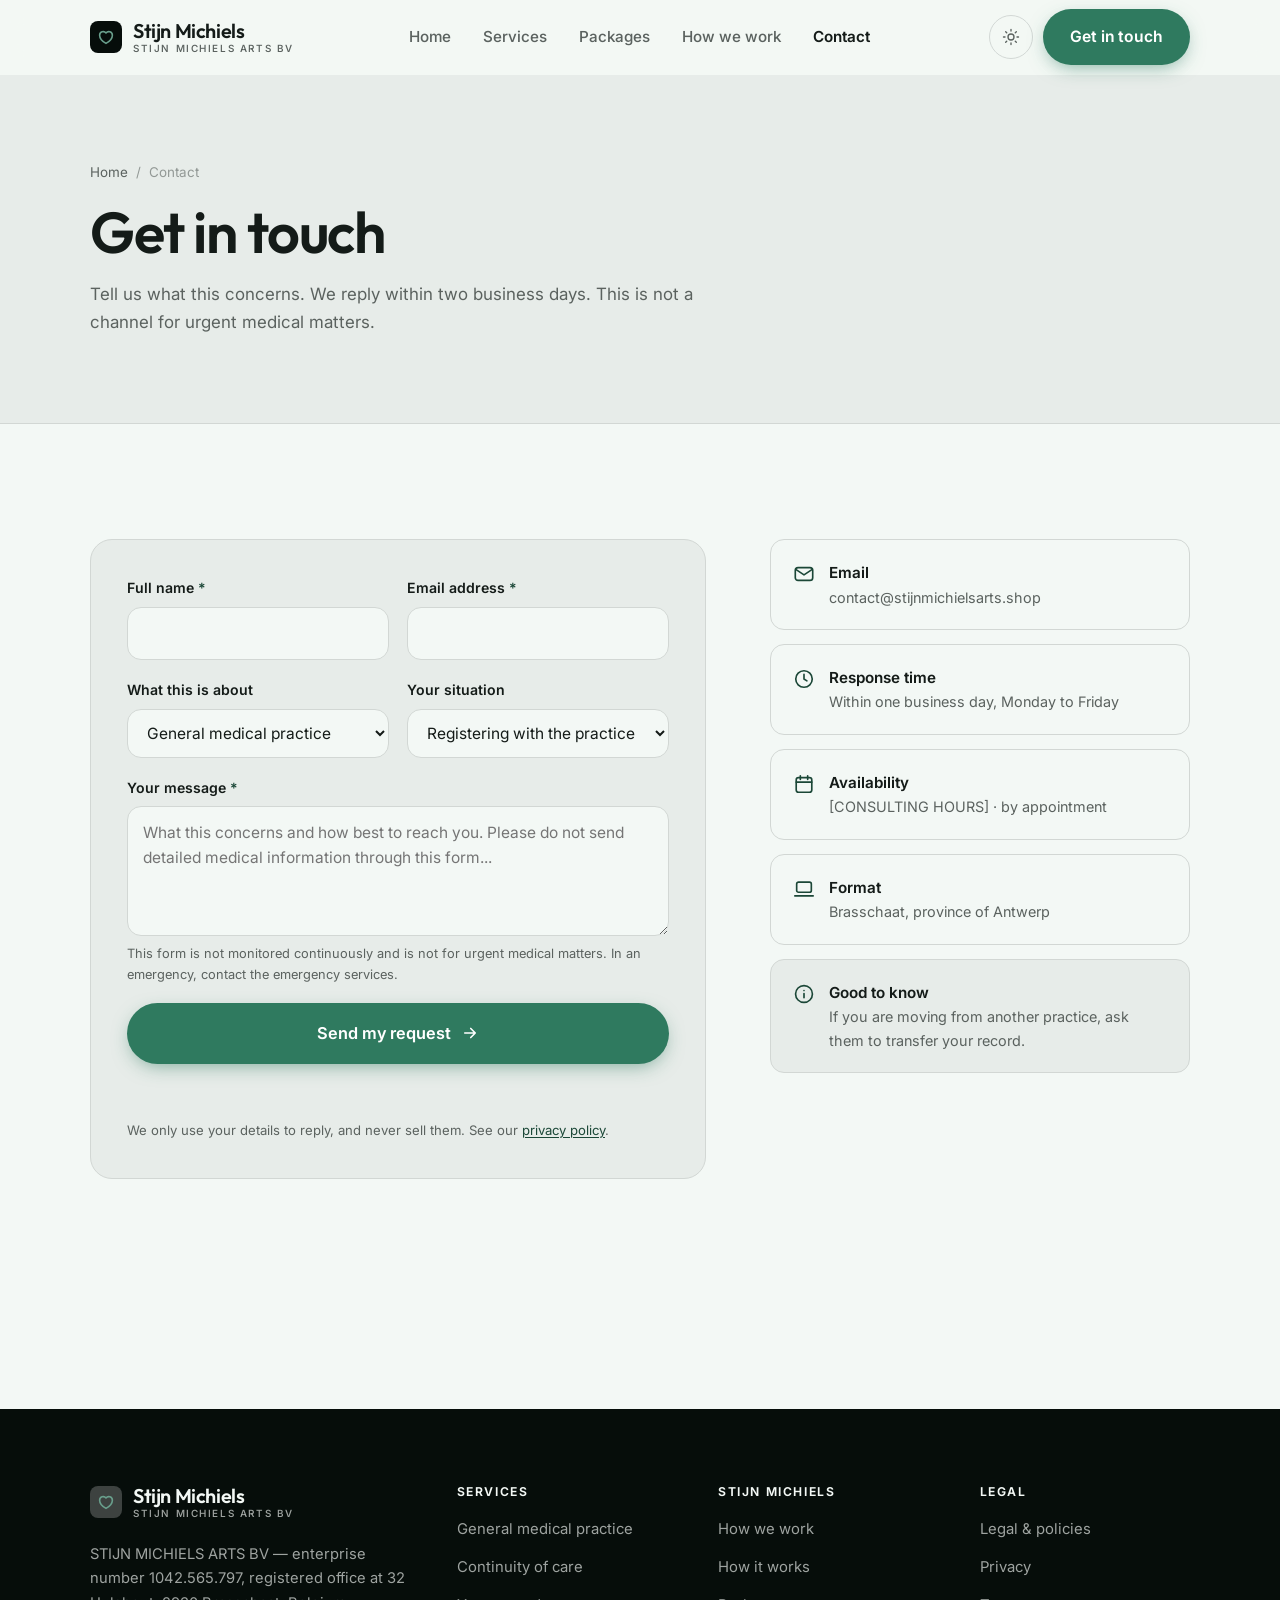
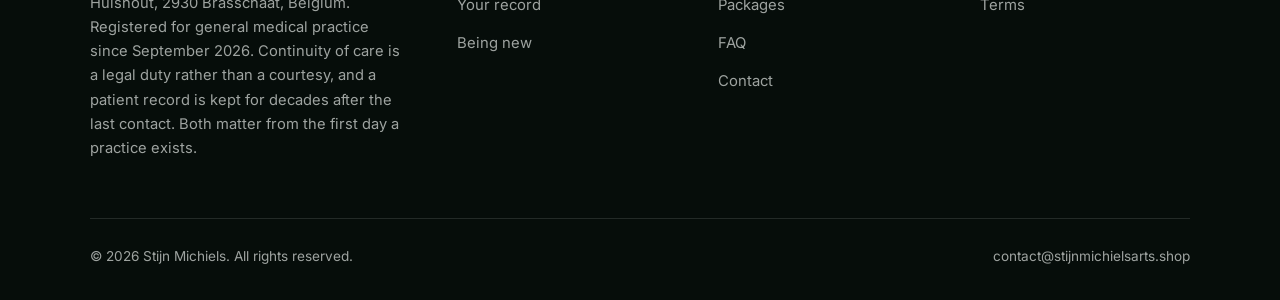
<file: contact.html>
<!DOCTYPE html>
<html lang="en" class="no-js">
<head>
<meta charset="utf-8">
<meta name="viewport" content="width=device-width, initial-scale=1">
<title>Contact — Stijn Michiels</title>
<meta name="description" content="Contact STIJN MICHIELS ARTS BV in Brasschaat. Fees are stated in advance on request. In an emergency, contact the emergency services.">
<link rel="canonical" href="https://stijnmichielsarts.shop/contact.html">

<meta property="og:type" content="website">
<meta property="og:url" content="https://stijnmichielsarts.shop/contact.html">
<meta property="og:site_name" content="Stijn Michiels">
<meta property="og:locale" content="en_US">
<meta property="og:title" content="Contact — Stijn Michiels">
<meta property="og:description" content="Contact STIJN MICHIELS ARTS BV in Brasschaat. Fees are stated in advance on request. In an emergency, contact the emergency services.">
<meta name="theme-color" content="#060d0a">

<link rel="icon" href="assets/img/favicon.svg" type="image/svg+xml">
<link rel="preconnect" href="https://fonts.googleapis.com">
<link rel="preconnect" href="https://fonts.gstatic.com" crossorigin>
<link rel="stylesheet" href="https://fonts.googleapis.com/css2?family=Outfit:wght@400;500;600;700&family=Inter:wght@400..700&display=swap">
<link rel="stylesheet" href="assets/css/style.css">

<!-- Thème appliqué avant le premier rendu (évite le flash) -->
<script>
document.documentElement.classList.remove('no-js');
(function(){try{var t=localStorage.getItem('site-theme');if(t){document.documentElement.setAttribute('data-theme',t);}}catch(e){}})();
</script>
</head>

<body>
<a class="skip-link" href="#main">Skip to main content</a>

<header class="site-header">
  <nav class="wrap nav" aria-label="Main navigation">
    <a class="brand" href="index.html">
      <svg class="brand__mark" viewBox="0 0 64 64" aria-hidden="true">
        <rect class="bm-bg" width="64" height="64" rx="16"/>
        <g class="bm-ic" transform="translate(14 14) scale(1.5)" fill="none" stroke-width="2.1" stroke-linecap="round" stroke-linejoin="round"><path d="M12 20.5s-8.5-4.8-8.5-11A4.8 4.8 0 0 1 12 6.6a4.8 4.8 0 0 1 8.5 2.9c0 6.2-8.5 11-8.5 11z"/></g>
      </svg>
      <span>Stijn Michiels<span class="brand__sub">STIJN MICHIELS ARTS BV</span></span>
    </a>

    <ul class="nav__links" id="nav-links">
      <li><a href="index.html">Home</a></li>
      <li><a href="programs.html">Services</a></li>
      <li><a href="index.html#pricing">Packages</a></li>
      <li><a href="about.html">How we work</a></li>
      <li><a href="contact.html" aria-current="page">Contact</a></li>
      <li><a class="btn btn--primary" href="contact.html">Get in touch</a></li>
    </ul>

    <div class="nav__cta">
      <button class="theme-toggle" type="button" aria-label="Switch to dark theme">
        <svg class="icon-sun" viewBox="0 0 24 24" fill="none" stroke="currentColor" stroke-width="1.8" stroke-linecap="round" aria-hidden="true"><circle cx="12" cy="12" r="4"/><path d="M12 2v2m0 16v2M2 12h2m16 0h2M4.9 4.9l1.4 1.4m11.4 11.4 1.4 1.4M19.1 4.9l-1.4 1.4M6.3 17.7l-1.4 1.4"/></svg>
        <svg class="icon-moon" viewBox="0 0 24 24" fill="none" stroke="currentColor" stroke-width="1.8" stroke-linecap="round" stroke-linejoin="round" aria-hidden="true"><path d="M21 12.8A9 9 0 1 1 11.2 3a7 7 0 0 0 9.8 9.8z"/></svg>
      </button>
      <a class="btn btn--primary" href="contact.html">Get in touch</a>
      <button class="nav__toggle" type="button" aria-expanded="false" aria-controls="nav-links" aria-label="Open menu">
        <svg class="icon-open" viewBox="0 0 24 24" fill="none" stroke="currentColor" stroke-width="2" stroke-linecap="round" aria-hidden="true"><path d="M3 6h18M3 12h18M3 18h18"/></svg>
        <svg class="icon-close" viewBox="0 0 24 24" fill="none" stroke="currentColor" stroke-width="2" stroke-linecap="round" aria-hidden="true"><path d="M6 6l12 12M18 6L6 18"/></svg>
      </button>
    </div>
  </nav>
</header>

<main id="main">

<section class="page-head">
  <div class="wrap">
    <nav class="breadcrumb" aria-label="Breadcrumb">
      <a href="index.html">Home</a><span>/</span><span aria-current="page">Contact</span>
    </nav>
    <h1>Get in touch</h1>
    <p>Tell us what this concerns. We reply within two business days. This is not a channel for urgent medical matters.</p>
  </div>
</section>

<section class="section wrap">
  <div class="form-layout">

    <!--
      FORM: the action attribute holds a placeholder id. Create a free form at
      https://formspree.io and replace VOTRE_ID_FORMSPREE. Until then, the button
      opens the visitor's email app with a pre-filled message to contact@stijnmichielsarts.shop.
    -->
    <form class="form" id="contact-form" action="https://formspree.io/f/VOTRE_ID_FORMSPREE" method="POST"
          data-email="contact@stijnmichielsarts.shop" data-subject="Enquiry"
          data-msg-mail="Your email app will open with the message ready to send." data-msg-sending="Sending…"
          data-msg-ok="Thanks! Your message is on its way. We reply within one business day." data-msg-err="Sending failed. Please email us directly at">
      <div class="form__row">
        <div class="field">
          <label for="nom">Full name <span class="req" aria-hidden="true">*</span></label>
          <input type="text" id="nom" name="nom" autocomplete="name" required>
        </div>
        <div class="field">
          <label for="email">Email address <span class="req" aria-hidden="true">*</span></label>
          <input type="email" id="email" name="email" autocomplete="email" required>
        </div>
      </div>

      <div class="form__row">
        <div class="field">
          <label for="programme">What this is about</label>
          <select id="programme" name="programme">
            <option>General medical practice</option>
            <option>Continuity of care</option>
            <option>Your record</option>
            <option>Being new</option>
            <option>Not sure yet</option>
          </select>
        </div>
        <div class="field">
          <label for="niveau">Your situation</label>
          <select id="niveau" name="niveau">
            <option>Registering with the practice</option>
            <option>An appointment</option>
            <option>A question about fees</option>
            <option>Something else</option>
          </select>
        </div>
      </div>

      <div class="field">
        <label for="message">Your message <span class="req" aria-hidden="true">*</span></label>
        <textarea id="message" name="message" required placeholder="What this concerns and how best to reach you. Please do not send detailed medical information through this form..."></textarea>
        <span class="field__hint">This form is not monitored continuously and is not for urgent medical matters. In an emergency, contact the emergency services.</span>
      </div>

      <!-- Bot trap: hidden from humans -->
      <div class="visually-hidden" aria-hidden="true">
        <label for="site-web">Leave this field empty</label>
        <input type="text" id="site-web" name="_gotcha" tabindex="-1" autocomplete="off">
      </div>

      <button class="btn btn--primary btn--lg" type="submit">Send my request <svg viewBox="0 0 24 24" fill="none" stroke="currentColor" stroke-width="2.2" stroke-linecap="round" stroke-linejoin="round" aria-hidden="true"><path d="M5 12h14M13 6l6 6-6 6"/></svg></button>

      <p id="form-status" class="form__status" role="status" aria-live="polite"></p>

      <p class="form__note">
        We only use your details to reply, and never sell them. See our <a href="legal.html#privacy">privacy policy</a>.
      </p>
    </form>

    <aside class="contact-aside">
      <div class="contact-card">
        <svg viewBox="0 0 24 24" fill="none" stroke="currentColor" stroke-width="1.8" stroke-linecap="round" stroke-linejoin="round" aria-hidden="true"><rect x="2.5" y="5" width="19" height="14" rx="3"/><path d="M3 7l9 6 9-6"/></svg>
        <div><b>Email</b><a href="mailto:contact@stijnmichielsarts.shop">contact@stijnmichielsarts.shop</a></div>
      </div>
      <div class="contact-card">
        <svg viewBox="0 0 24 24" fill="none" stroke="currentColor" stroke-width="1.8" stroke-linecap="round" stroke-linejoin="round" aria-hidden="true"><circle cx="12" cy="12" r="9"/><path d="M12 7v5l3.2 2"/></svg>
        <div><b>Response time</b><span>Within one business day, Monday to Friday</span></div>
      </div>
      <div class="contact-card">
        <svg viewBox="0 0 24 24" fill="none" stroke="currentColor" stroke-width="1.8" stroke-linecap="round" stroke-linejoin="round" aria-hidden="true"><rect x="3.5" y="5" width="17" height="16" rx="2.5"/><path d="M8 3v4M16 3v4M3.5 10h17"/></svg>
        <div><b>Availability</b><span>[CONSULTING HOURS] · by appointment</span></div>
      </div>
      <div class="contact-card">
        <svg viewBox="0 0 24 24" fill="none" stroke="currentColor" stroke-width="1.8" stroke-linecap="round" stroke-linejoin="round" aria-hidden="true"><rect x="4" y="4.5" width="16" height="11" rx="2"/><path d="M2 19.5h20"/></svg>
        <div><b>Format</b><span>Brasschaat, province of Antwerp</span></div>
      </div>
      <div class="contact-card contact-card--soft">
        <svg viewBox="0 0 24 24" fill="none" stroke="currentColor" stroke-width="1.8" stroke-linecap="round" stroke-linejoin="round" aria-hidden="true"><circle cx="12" cy="12" r="9.2"/><path d="M12 16v-4.5M12 8.2v.1"/></svg>
        <div><b>Good to know</b><span>If you are moving from another practice, ask them to transfer your record.</span></div>
      </div>
    </aside>

  </div>
</section>

</main>

<footer class="site-footer">
  <div class="wrap">
    <div class="footer__grid">
      <div class="footer__brand">
        <a class="brand" href="index.html">
          <svg class="brand__mark" viewBox="0 0 64 64" aria-hidden="true">
        <rect class="bm-bg" width="64" height="64" rx="16"/>
        <g class="bm-ic" transform="translate(14 14) scale(1.5)" fill="none" stroke-width="2.1" stroke-linecap="round" stroke-linejoin="round"><path d="M12 20.5s-8.5-4.8-8.5-11A4.8 4.8 0 0 1 12 6.6a4.8 4.8 0 0 1 8.5 2.9c0 6.2-8.5 11-8.5 11z"/></g>
      </svg>
          <span>Stijn Michiels<span class="brand__sub">STIJN MICHIELS ARTS BV</span></span>
        </a>
        <p>STIJN MICHIELS ARTS BV — enterprise number 1042.565.797, registered office at 32 Hulshout, 2930 Brasschaat, Belgium. Registered for general medical practice since September 2026. Continuity of care is a legal duty rather than a courtesy, and a patient record is kept for decades after the last contact. Both matter from the first day a practice exists.</p>
      </div>

      <div class="footer__col">
        <h4>Services</h4>
        <ul>
          <li><a href="programs.html#practice">General medical practice</a></li>
          <li><a href="programs.html#continuity">Continuity of care</a></li>
          <li><a href="programs.html#record">Your record</a></li>
          <li><a href="programs.html#new">Being new</a></li>
        </ul>
      </div>

      <div class="footer__col">
        <h4>Stijn Michiels</h4>
        <ul>
          <li><a href="about.html">How we work</a></li>
          <li><a href="index.html#how-it-works">How it works</a></li>
          <li><a href="index.html#pricing">Packages</a></li>
          <li><a href="index.html#faq">FAQ</a></li>
          <li><a href="contact.html">Contact</a></li>
        </ul>
      </div>

      <div class="footer__col">
        <h4>Legal</h4>
        <ul>
          <li><a href="legal.html">Legal &amp; policies</a></li>
          <li><a href="legal.html#privacy">Privacy</a></li>
          <li><a href="legal.html#terms">Terms</a></li>
        </ul>
      </div>
    </div>

    <div class="footer__bottom">
      <p>© <span data-year>2026</span> Stijn Michiels. All rights reserved.</p>
      <p><a href="mailto:contact@stijnmichielsarts.shop">contact@stijnmichielsarts.shop</a></p>
    </div>
  </div>
</footer>

<script src="assets/js/main.js" defer></script>
</body>
</html>
</file>
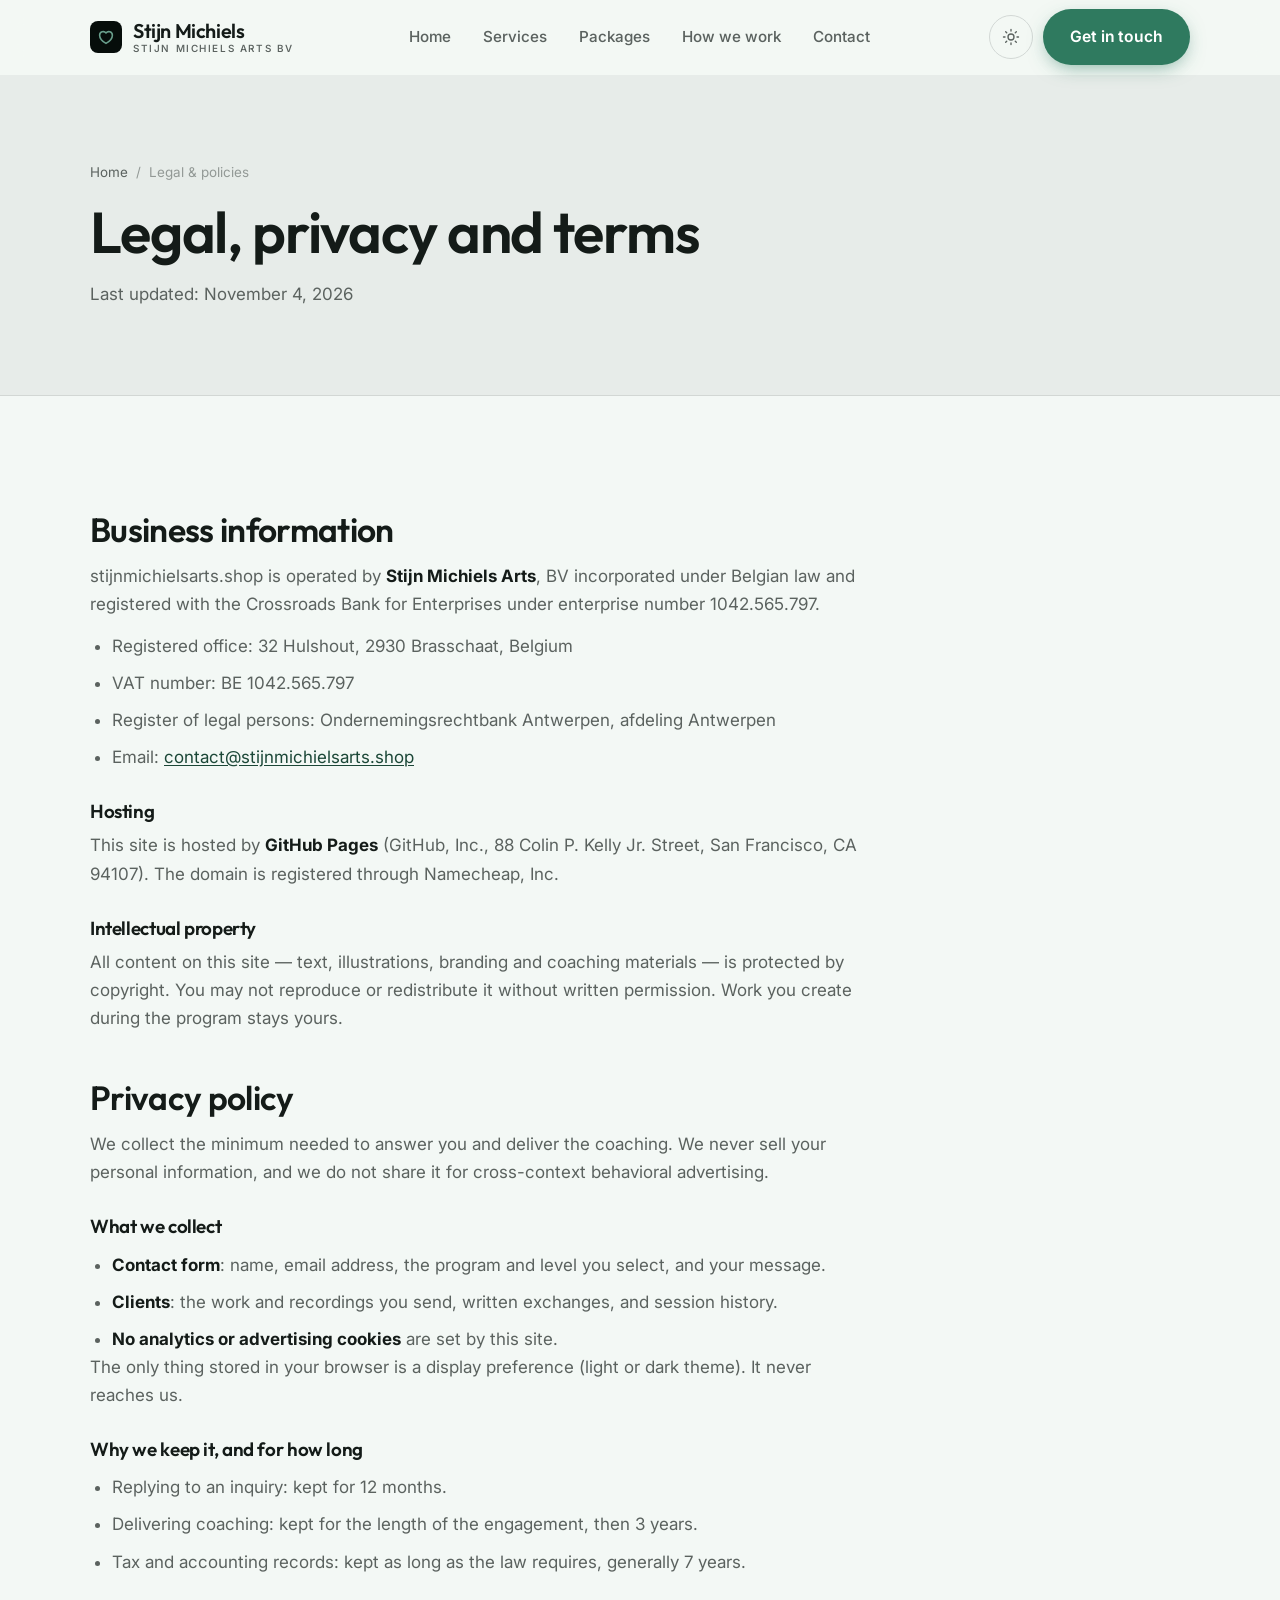
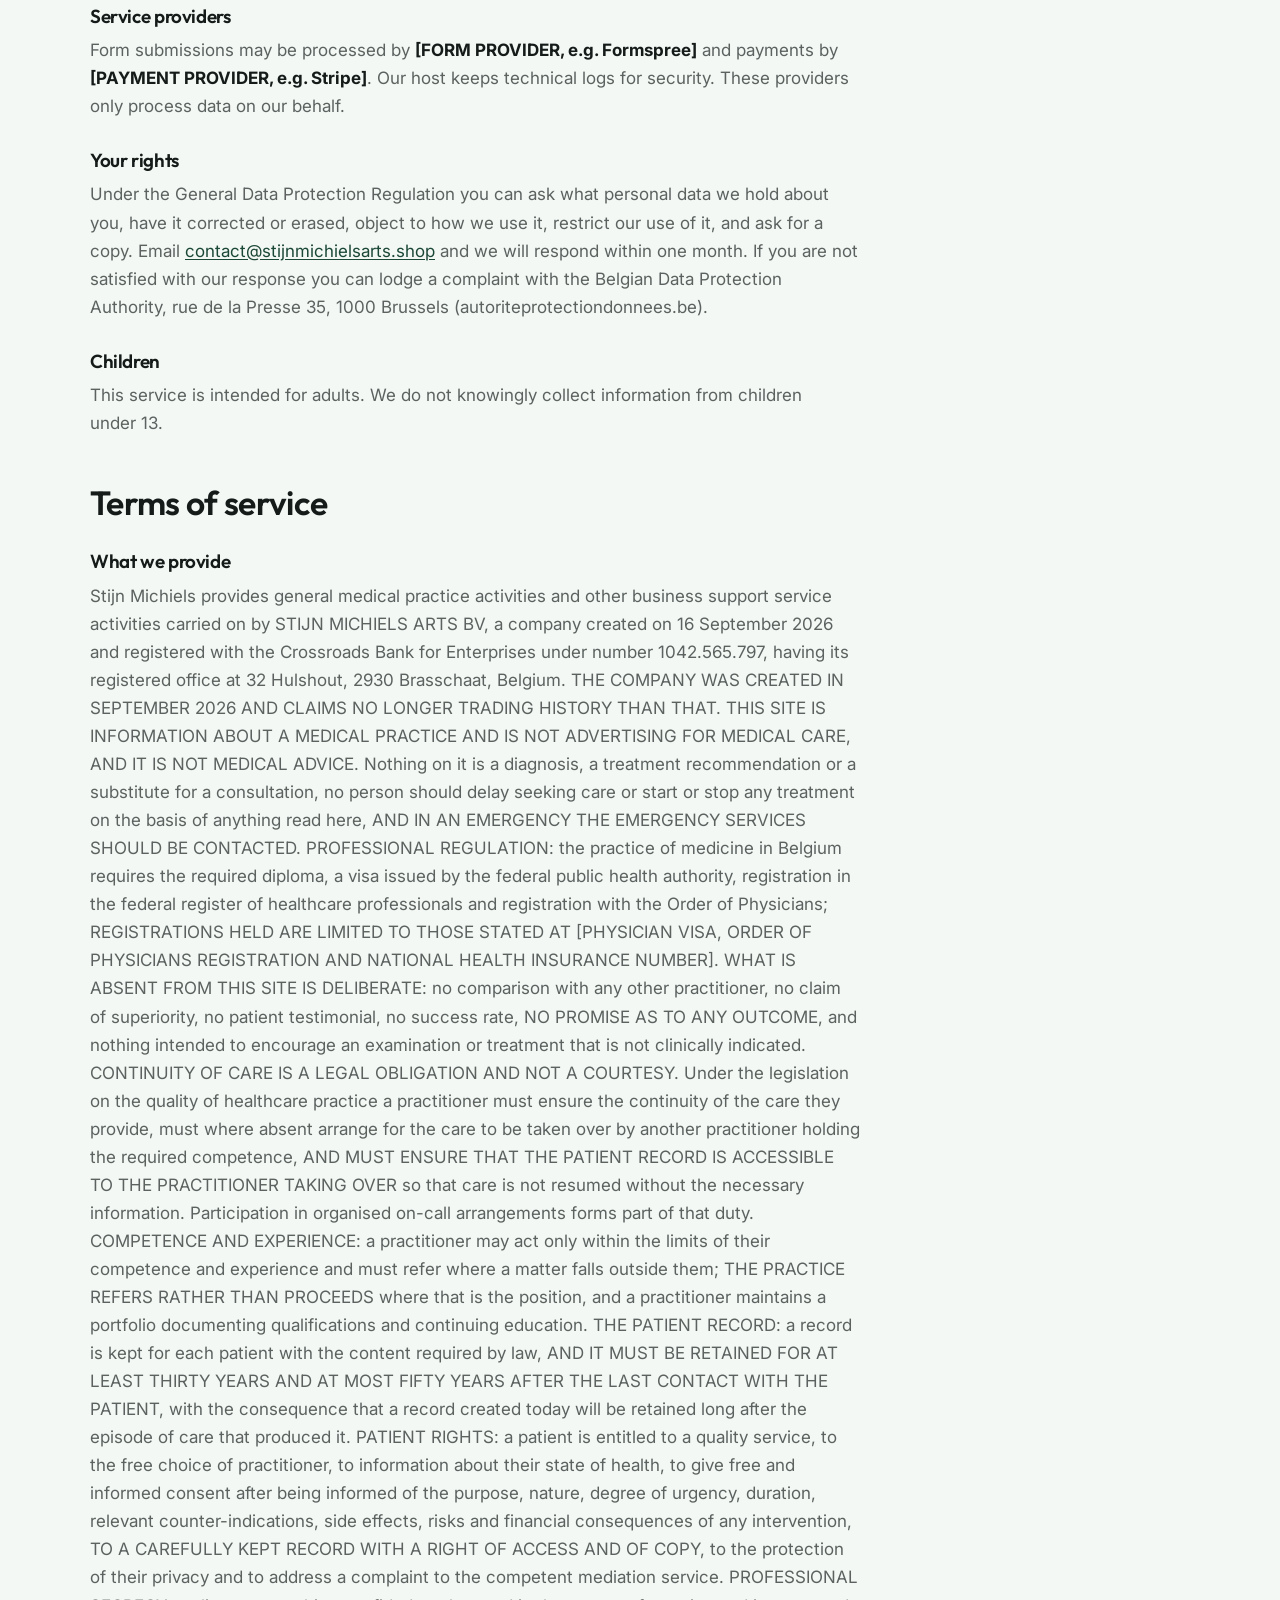
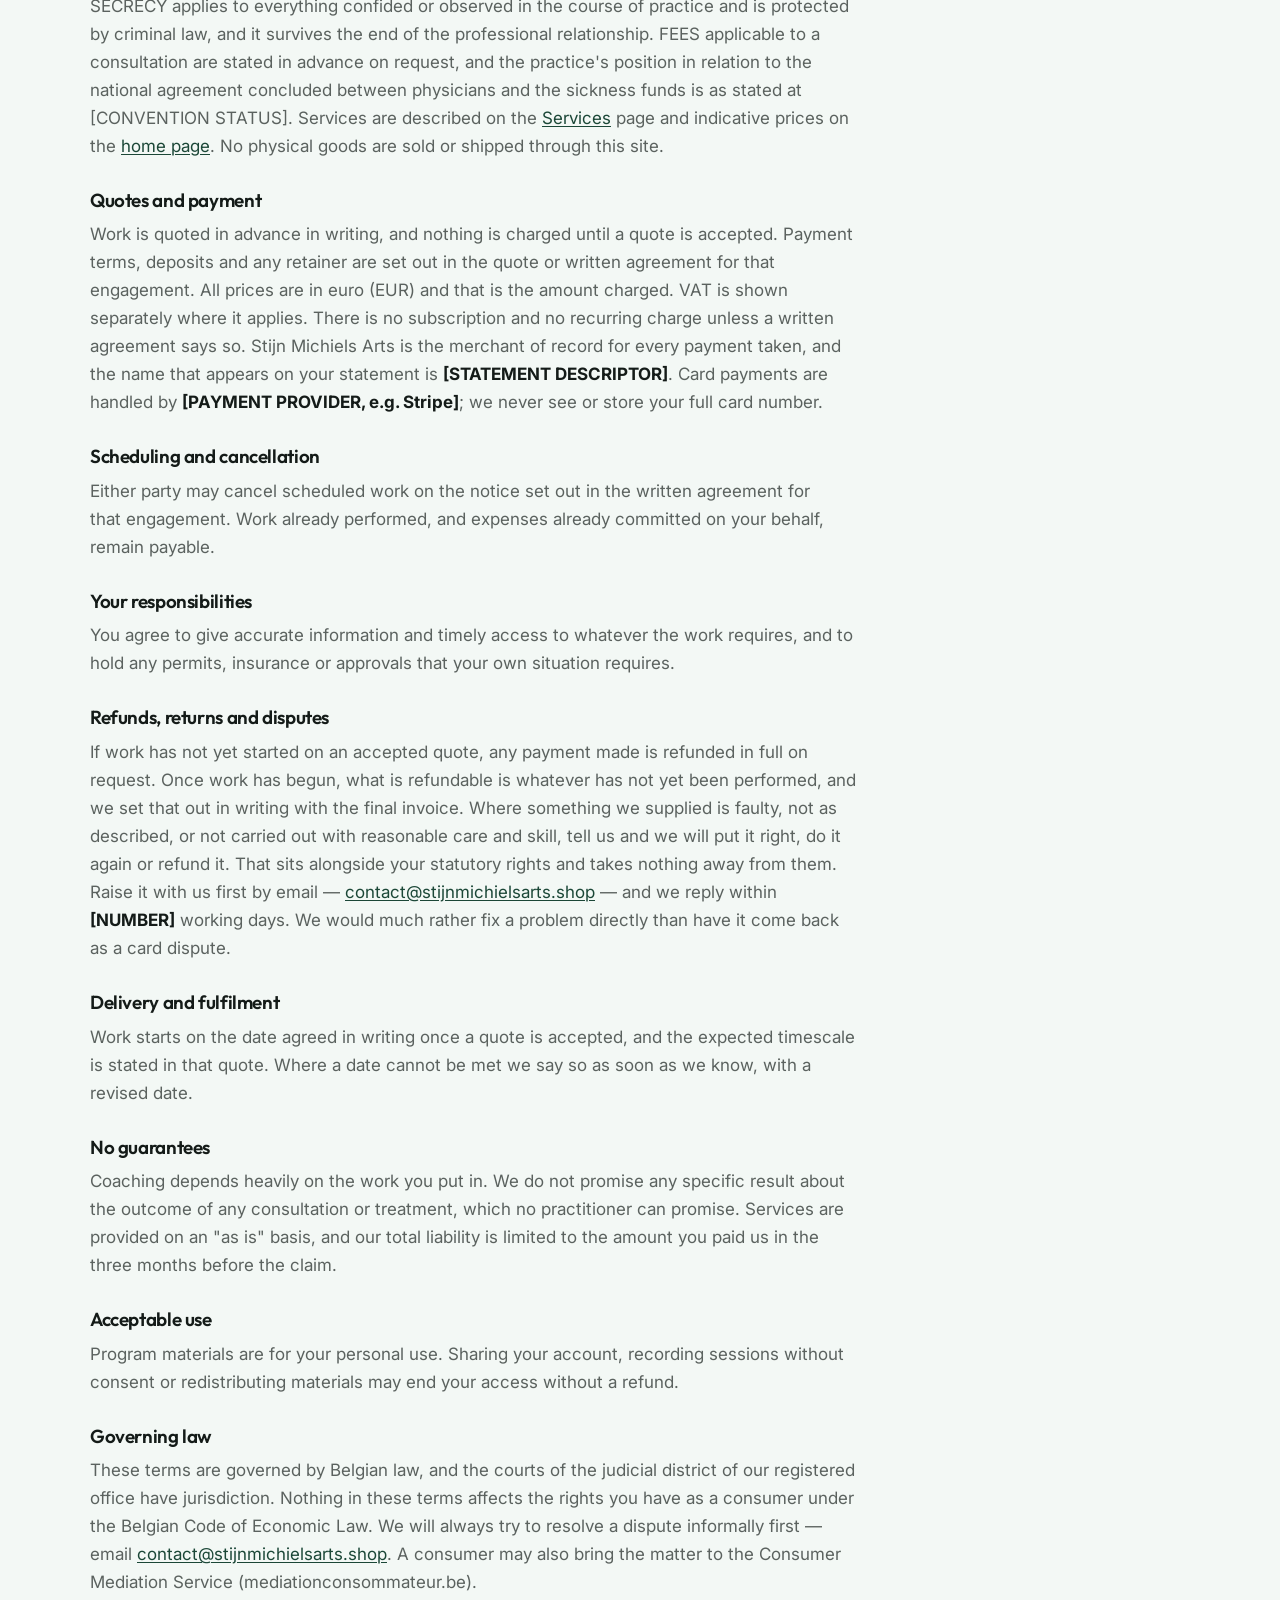
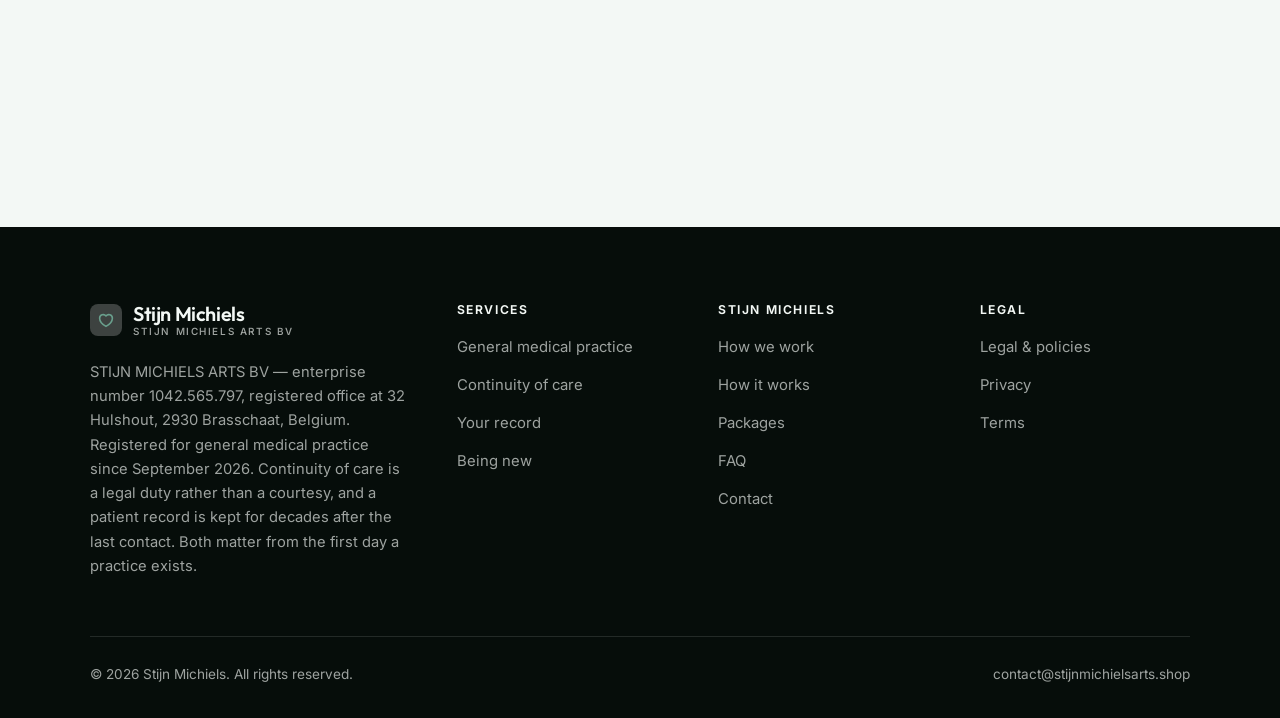
<file: legal.html>
<!DOCTYPE html>
<html lang="en" class="no-js">
<head>
<meta charset="utf-8">
<meta name="viewport" content="width=device-width, initial-scale=1">
<title>Legal, privacy and terms — Stijn Michiels</title>
<meta name="description" content="Business information, privacy policy and terms of service for Stijn Michiels.">
<meta name="robots" content="noindex">

<meta property="og:type" content="website">
<meta property="og:url" content="https://stijnmichielsarts.shop/legal.html">
<meta property="og:site_name" content="Stijn Michiels">
<meta property="og:locale" content="en_US">
<meta property="og:title" content="Legal, privacy and terms — Stijn Michiels">
<meta property="og:description" content="Business information, privacy policy and terms of service for Stijn Michiels.">
<meta name="theme-color" content="#060d0a">

<link rel="icon" href="assets/img/favicon.svg" type="image/svg+xml">
<link rel="preconnect" href="https://fonts.googleapis.com">
<link rel="preconnect" href="https://fonts.gstatic.com" crossorigin>
<link rel="stylesheet" href="https://fonts.googleapis.com/css2?family=Outfit:wght@400;500;600;700&family=Inter:wght@400..700&display=swap">
<link rel="stylesheet" href="assets/css/style.css">

<!-- Thème appliqué avant le premier rendu (évite le flash) -->
<script>
document.documentElement.classList.remove('no-js');
(function(){try{var t=localStorage.getItem('site-theme');if(t){document.documentElement.setAttribute('data-theme',t);}}catch(e){}})();
</script>
</head>

<body>
<a class="skip-link" href="#main">Skip to main content</a>

<header class="site-header">
  <nav class="wrap nav" aria-label="Main navigation">
    <a class="brand" href="index.html">
      <svg class="brand__mark" viewBox="0 0 64 64" aria-hidden="true">
        <rect class="bm-bg" width="64" height="64" rx="16"/>
        <g class="bm-ic" transform="translate(14 14) scale(1.5)" fill="none" stroke-width="2.1" stroke-linecap="round" stroke-linejoin="round"><path d="M12 20.5s-8.5-4.8-8.5-11A4.8 4.8 0 0 1 12 6.6a4.8 4.8 0 0 1 8.5 2.9c0 6.2-8.5 11-8.5 11z"/></g>
      </svg>
      <span>Stijn Michiels<span class="brand__sub">STIJN MICHIELS ARTS BV</span></span>
    </a>

    <ul class="nav__links" id="nav-links">
      <li><a href="index.html">Home</a></li>
      <li><a href="programs.html">Services</a></li>
      <li><a href="index.html#pricing">Packages</a></li>
      <li><a href="about.html">How we work</a></li>
      <li><a href="contact.html">Contact</a></li>
      <li><a class="btn btn--primary" href="contact.html">Get in touch</a></li>
    </ul>

    <div class="nav__cta">
      <button class="theme-toggle" type="button" aria-label="Switch to dark theme">
        <svg class="icon-sun" viewBox="0 0 24 24" fill="none" stroke="currentColor" stroke-width="1.8" stroke-linecap="round" aria-hidden="true"><circle cx="12" cy="12" r="4"/><path d="M12 2v2m0 16v2M2 12h2m16 0h2M4.9 4.9l1.4 1.4m11.4 11.4 1.4 1.4M19.1 4.9l-1.4 1.4M6.3 17.7l-1.4 1.4"/></svg>
        <svg class="icon-moon" viewBox="0 0 24 24" fill="none" stroke="currentColor" stroke-width="1.8" stroke-linecap="round" stroke-linejoin="round" aria-hidden="true"><path d="M21 12.8A9 9 0 1 1 11.2 3a7 7 0 0 0 9.8 9.8z"/></svg>
      </button>
      <a class="btn btn--primary" href="contact.html">Get in touch</a>
      <button class="nav__toggle" type="button" aria-expanded="false" aria-controls="nav-links" aria-label="Open menu">
        <svg class="icon-open" viewBox="0 0 24 24" fill="none" stroke="currentColor" stroke-width="2" stroke-linecap="round" aria-hidden="true"><path d="M3 6h18M3 12h18M3 18h18"/></svg>
        <svg class="icon-close" viewBox="0 0 24 24" fill="none" stroke="currentColor" stroke-width="2" stroke-linecap="round" aria-hidden="true"><path d="M6 6l12 12M18 6L6 18"/></svg>
      </button>
    </div>
  </nav>
</header>

<main id="main">

<section class="page-head">
  <div class="wrap">
    <nav class="breadcrumb" aria-label="Breadcrumb">
      <a href="index.html">Home</a><span>/</span><span aria-current="page">Legal &amp; policies</span>
    </nav>
    <h1>Legal, privacy and terms</h1>
    <p>Last updated: <time datetime="2026-11-04">November 4, 2026</time></p>
  </div>
</section>

<section class="section wrap">
  <div class="prose">

    <!--
      TO DO: this is a skeleton, not legal advice. Replace every [BRACKET] with
      your real details before selling, and have a lawyer review it if you can.
      Consumer protection rules differ by state.
    -->

    <h2 id="business">Business information</h2>
    <p>
      stijnmichielsarts.shop is operated by <strong>Stijn Michiels Arts</strong>,
      BV incorporated under Belgian law and registered with the
      Crossroads Bank for Enterprises under enterprise number 1042.565.797.
    </p>
    <ul>
      <li>Registered office: 32 Hulshout, 2930 Brasschaat, Belgium</li>
      <li>VAT number: BE 1042.565.797</li>
      <li>Register of legal persons: Ondernemingsrechtbank Antwerpen, afdeling Antwerpen</li>
      <li>Email: <a href="mailto:contact@stijnmichielsarts.shop">contact@stijnmichielsarts.shop</a></li>
    </ul>

    <h3>Hosting</h3>
    <p>
      This site is hosted by <strong>GitHub Pages</strong> (GitHub, Inc., 88 Colin P. Kelly Jr. Street,
      San Francisco, CA 94107). The domain is registered through Namecheap, Inc.
    </p>

    <h3>Intellectual property</h3>
    <p>
      All content on this site — text, illustrations, branding and coaching materials — is protected by
      copyright. You may not reproduce or redistribute it without written permission. Work you create during
      the program stays yours.
    </p>

    <h2 id="privacy">Privacy policy</h2>
    <p>
      We collect the minimum needed to answer you and deliver the coaching. We never sell your personal
      information, and we do not share it for cross-context behavioral advertising.
    </p>
    <h3>What we collect</h3>
    <ul>
      <li><strong>Contact form</strong>: name, email address, the program and level you select, and your message.</li>
      <li><strong>Clients</strong>: the work and recordings you send, written exchanges, and session history.</li>
      <li><strong>No analytics or advertising cookies</strong> are set by this site.</li>
    </ul>
    <p>
      The only thing stored in your browser is a display preference (light or dark theme). It never reaches us.
    </p>
    <h3>Why we keep it, and for how long</h3>
    <ul>
      <li>Replying to an inquiry: kept for 12 months.</li>
      <li>Delivering coaching: kept for the length of the engagement, then 3 years.</li>
      <li>Tax and accounting records: kept as long as the law requires, generally 7 years.</li>
    </ul>
    <h3>Service providers</h3>
    <p>
      Form submissions may be processed by <strong>[FORM PROVIDER, e.g. Formspree]</strong> and payments by
      <strong>[PAYMENT PROVIDER, e.g. Stripe]</strong>. Our host keeps technical logs for security. These
      providers only process data on our behalf.
    </p>
    <h3>Your rights</h3>
    <p>
      Under the General Data Protection Regulation you can ask what personal data we hold about you,
      have it corrected or erased, object to how we use it, restrict our use of it, and ask for a copy.
      Email <a href="mailto:contact@stijnmichielsarts.shop">contact@stijnmichielsarts.shop</a> and we will respond within one month. If you are not
      satisfied with our response you can lodge a complaint with the Belgian Data Protection Authority,
      rue de la Presse 35, 1000 Brussels (autoriteprotectiondonnees.be).
    </p>
    <h3>Children</h3>
    <p>
      This service is intended for adults. We do not knowingly collect information from children under 13.
    </p>

    <h2 id="terms">Terms of service</h2>
    <h3>What we provide</h3>
    <p>
      Stijn Michiels provides general medical practice activities and other business support service activities carried on by STIJN MICHIELS ARTS BV, a company created on 16 September 2026 and registered with the Crossroads Bank for Enterprises under number 1042.565.797, having its registered office at 32 Hulshout, 2930 Brasschaat, Belgium. THE COMPANY WAS CREATED IN SEPTEMBER 2026 AND CLAIMS NO LONGER TRADING HISTORY THAN THAT. THIS SITE IS INFORMATION ABOUT A MEDICAL PRACTICE AND IS NOT ADVERTISING FOR MEDICAL CARE, AND IT IS NOT MEDICAL ADVICE. Nothing on it is a diagnosis, a treatment recommendation or a substitute for a consultation, no person should delay seeking care or start or stop any treatment on the basis of anything read here, AND IN AN EMERGENCY THE EMERGENCY SERVICES SHOULD BE CONTACTED. PROFESSIONAL REGULATION: the practice of medicine in Belgium requires the required diploma, a visa issued by the federal public health authority, registration in the federal register of healthcare professionals and registration with the Order of Physicians; REGISTRATIONS HELD ARE LIMITED TO THOSE STATED AT [PHYSICIAN VISA, ORDER OF PHYSICIANS REGISTRATION AND NATIONAL HEALTH INSURANCE NUMBER]. WHAT IS ABSENT FROM THIS SITE IS DELIBERATE: no comparison with any other practitioner, no claim of superiority, no patient testimonial, no success rate, NO PROMISE AS TO ANY OUTCOME, and nothing intended to encourage an examination or treatment that is not clinically indicated. CONTINUITY OF CARE IS A LEGAL OBLIGATION AND NOT A COURTESY. Under the legislation on the quality of healthcare practice a practitioner must ensure the continuity of the care they provide, must where absent arrange for the care to be taken over by another practitioner holding the required competence, AND MUST ENSURE THAT THE PATIENT RECORD IS ACCESSIBLE TO THE PRACTITIONER TAKING OVER so that care is not resumed without the necessary information. Participation in organised on-call arrangements forms part of that duty. COMPETENCE AND EXPERIENCE: a practitioner may act only within the limits of their competence and experience and must refer where a matter falls outside them; THE PRACTICE REFERS RATHER THAN PROCEEDS where that is the position, and a practitioner maintains a portfolio documenting qualifications and continuing education. THE PATIENT RECORD: a record is kept for each patient with the content required by law, AND IT MUST BE RETAINED FOR AT LEAST THIRTY YEARS AND AT MOST FIFTY YEARS AFTER THE LAST CONTACT WITH THE PATIENT, with the consequence that a record created today will be retained long after the episode of care that produced it. PATIENT RIGHTS: a patient is entitled to a quality service, to the free choice of practitioner, to information about their state of health, to give free and informed consent after being informed of the purpose, nature, degree of urgency, duration, relevant counter-indications, side effects, risks and financial consequences of any intervention, TO A CAREFULLY KEPT RECORD WITH A RIGHT OF ACCESS AND OF COPY, to the protection of their privacy and to address a complaint to the competent mediation service. PROFESSIONAL SECRECY applies to everything confided or observed in the course of practice and is protected by criminal law, and it survives the end of the professional relationship. FEES applicable to a consultation are stated in advance on request, and the practice's position in relation to the national agreement concluded between physicians and the sickness funds is as stated at [CONVENTION STATUS]. Services are described on the
      <a href="programs.html">Services</a> page and indicative prices on the
      <a href="index.html#pricing">home page</a>.
      No physical goods are sold or shipped through this site.
    </p>
    <h3>Quotes and payment</h3>
    <p>
      Work is quoted in advance in writing, and nothing is charged until a quote is accepted. Payment terms,
      deposits and any retainer are set out in the quote or written agreement for that engagement.
      All prices are in euro (EUR) and that is the amount charged. VAT is shown separately where it applies.
      There is no subscription and no recurring charge unless a written agreement says so.
      Stijn Michiels Arts is the merchant of record for every payment taken, and the name that
      appears on your statement is <strong>[STATEMENT DESCRIPTOR]</strong>. Card payments are handled by
      <strong>[PAYMENT PROVIDER, e.g. Stripe]</strong>; we never see or store your full card number.
    </p>
    <h3>Scheduling and cancellation</h3>
    <p>
      Either party may cancel scheduled work on the notice set out in the written agreement for that engagement.
      Work already performed, and expenses already committed on your behalf, remain payable.
    </p>
    <h3>Your responsibilities</h3>
    <p>
      You agree to give accurate information and timely access to whatever the work requires, and to hold any
      permits, insurance or approvals that your own situation requires.
    </p>
    <h3>Refunds, returns and disputes</h3>
    <p>
      If work has not yet started on an accepted quote, any payment made is refunded in full on request. Once work has begun, what is refundable is whatever has not yet been performed, and we set that out in writing with the final invoice.
      Where something we supplied is faulty, not as described, or not carried out with reasonable care and skill,
      tell us and we will put it right, do it again or refund it. That sits alongside your statutory rights and
      takes nothing away from them. Raise it with us first by email —
      <a href="mailto:contact@stijnmichielsarts.shop">contact@stijnmichielsarts.shop</a> — and we reply within <strong>[NUMBER]</strong> working days.
      We would much rather fix a problem directly than have it come back as a card dispute.
    </p>
    <h3>Delivery and fulfilment</h3>
    <p>
      Work starts on the date agreed in writing once a quote is accepted, and the expected timescale is stated in that quote. Where a date cannot be met we say so as soon as we know, with a revised date.
    </p>

    <h3>No guarantees</h3>
    <p>
      Coaching depends heavily on the work you put in. We do not promise any specific result
      about the outcome of any consultation or treatment, which no practitioner can promise. Services are provided on an "as is" basis, and our total
      liability is limited to the amount you paid us in the three months before the claim.
    </p>
    <h3>Acceptable use</h3>
    <p>
      Program materials are for your personal use. Sharing your account, recording sessions without consent
      or redistributing materials may end your access without a refund.
    </p>
    <h3>Governing law</h3>
    <p>
      These terms are governed by Belgian law, and the courts of the judicial district of our
      registered office have jurisdiction. Nothing in these terms affects the rights you have as a
      consumer under the Belgian Code of Economic Law. We will always try to resolve a dispute
      informally first — email <a href="mailto:contact@stijnmichielsarts.shop">contact@stijnmichielsarts.shop</a>. A consumer may also bring the
      matter to the Consumer Mediation Service (mediationconsommateur.be).
    </p>

  </div>
</section>

</main>

<footer class="site-footer">
  <div class="wrap">
    <div class="footer__grid">
      <div class="footer__brand">
        <a class="brand" href="index.html">
          <svg class="brand__mark" viewBox="0 0 64 64" aria-hidden="true">
        <rect class="bm-bg" width="64" height="64" rx="16"/>
        <g class="bm-ic" transform="translate(14 14) scale(1.5)" fill="none" stroke-width="2.1" stroke-linecap="round" stroke-linejoin="round"><path d="M12 20.5s-8.5-4.8-8.5-11A4.8 4.8 0 0 1 12 6.6a4.8 4.8 0 0 1 8.5 2.9c0 6.2-8.5 11-8.5 11z"/></g>
      </svg>
          <span>Stijn Michiels<span class="brand__sub">STIJN MICHIELS ARTS BV</span></span>
        </a>
        <p>STIJN MICHIELS ARTS BV — enterprise number 1042.565.797, registered office at 32 Hulshout, 2930 Brasschaat, Belgium. Registered for general medical practice since September 2026. Continuity of care is a legal duty rather than a courtesy, and a patient record is kept for decades after the last contact. Both matter from the first day a practice exists.</p>
      </div>

      <div class="footer__col">
        <h4>Services</h4>
        <ul>
          <li><a href="programs.html#practice">General medical practice</a></li>
          <li><a href="programs.html#continuity">Continuity of care</a></li>
          <li><a href="programs.html#record">Your record</a></li>
          <li><a href="programs.html#new">Being new</a></li>
        </ul>
      </div>

      <div class="footer__col">
        <h4>Stijn Michiels</h4>
        <ul>
          <li><a href="about.html">How we work</a></li>
          <li><a href="index.html#how-it-works">How it works</a></li>
          <li><a href="index.html#pricing">Packages</a></li>
          <li><a href="index.html#faq">FAQ</a></li>
          <li><a href="contact.html">Contact</a></li>
        </ul>
      </div>

      <div class="footer__col">
        <h4>Legal</h4>
        <ul>
          <li><a href="legal.html">Legal &amp; policies</a></li>
          <li><a href="legal.html#privacy">Privacy</a></li>
          <li><a href="legal.html#terms">Terms</a></li>
        </ul>
      </div>
    </div>

    <div class="footer__bottom">
      <p>© <span data-year>2026</span> Stijn Michiels. All rights reserved.</p>
      <p><a href="mailto:contact@stijnmichielsarts.shop">contact@stijnmichielsarts.shop</a></p>
    </div>
  </div>
</footer>

<script src="assets/js/main.js" defer></script>
</body>
</html>
</file>
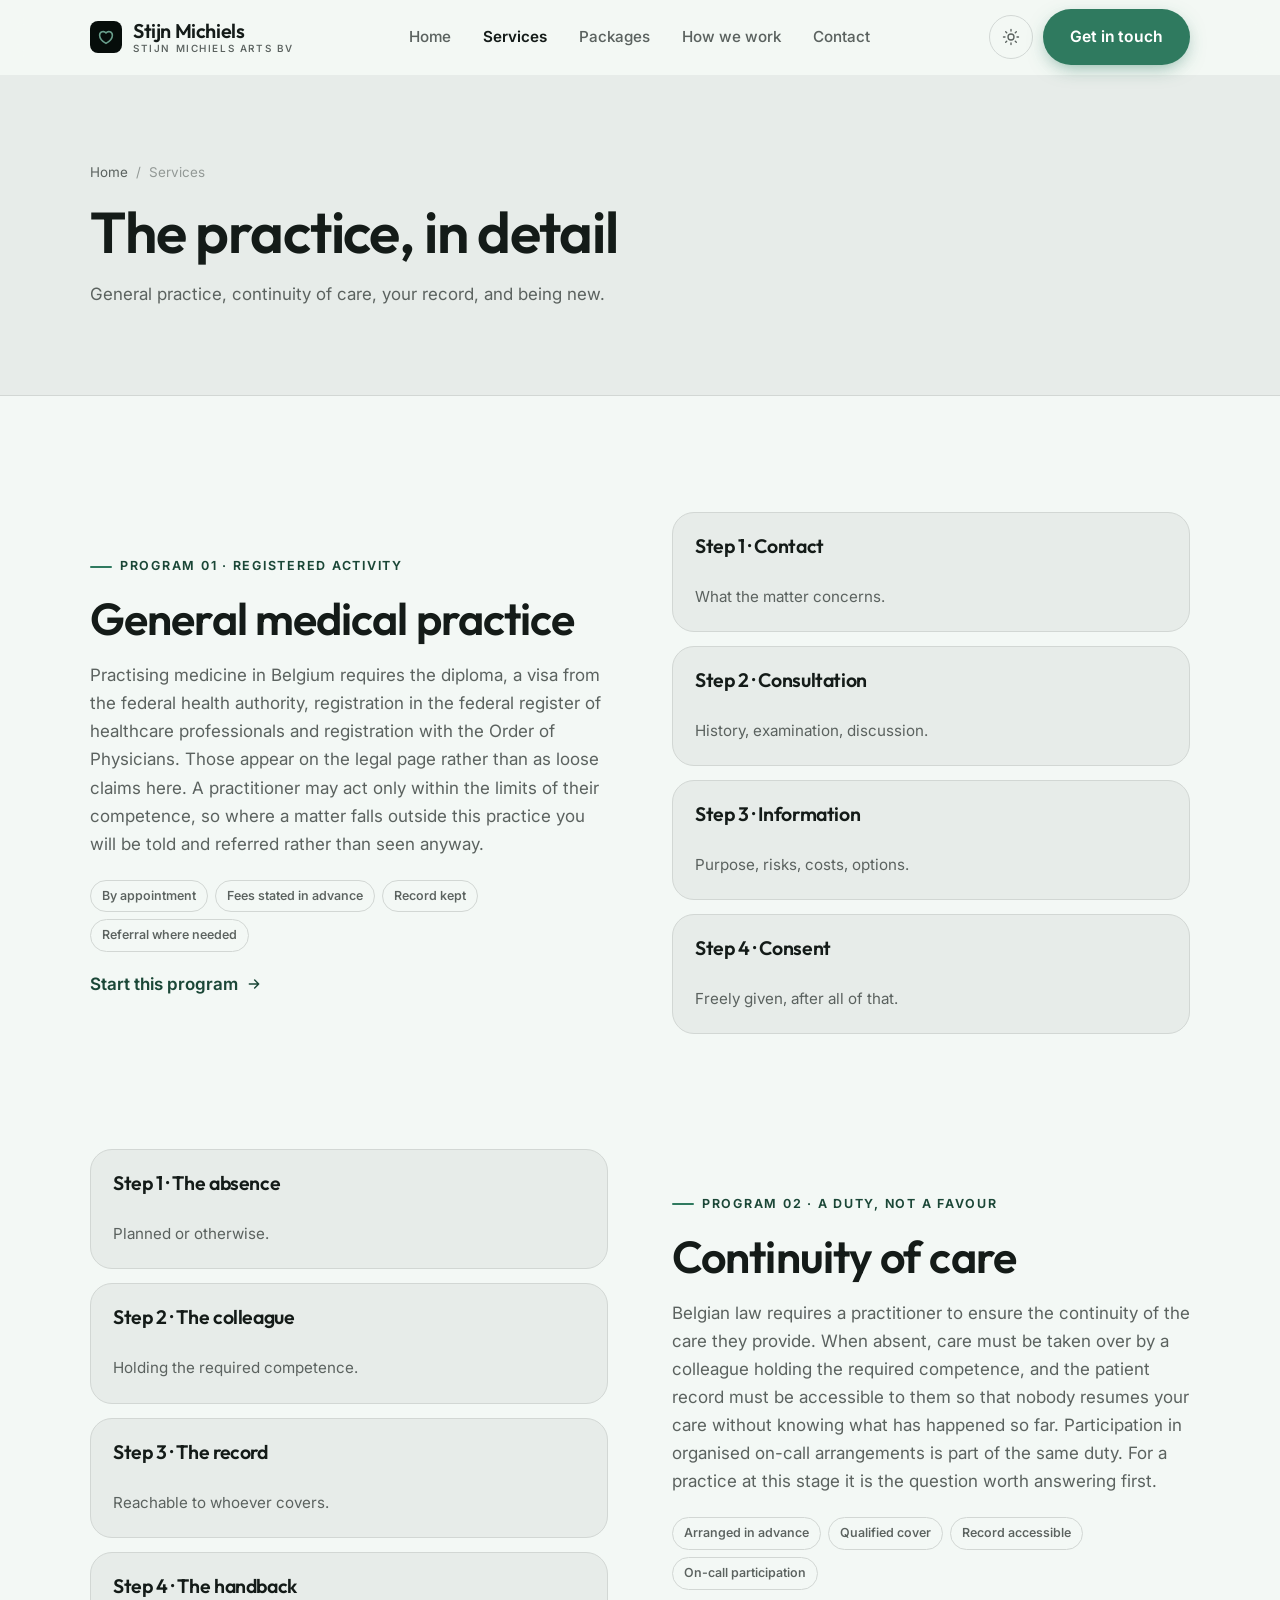
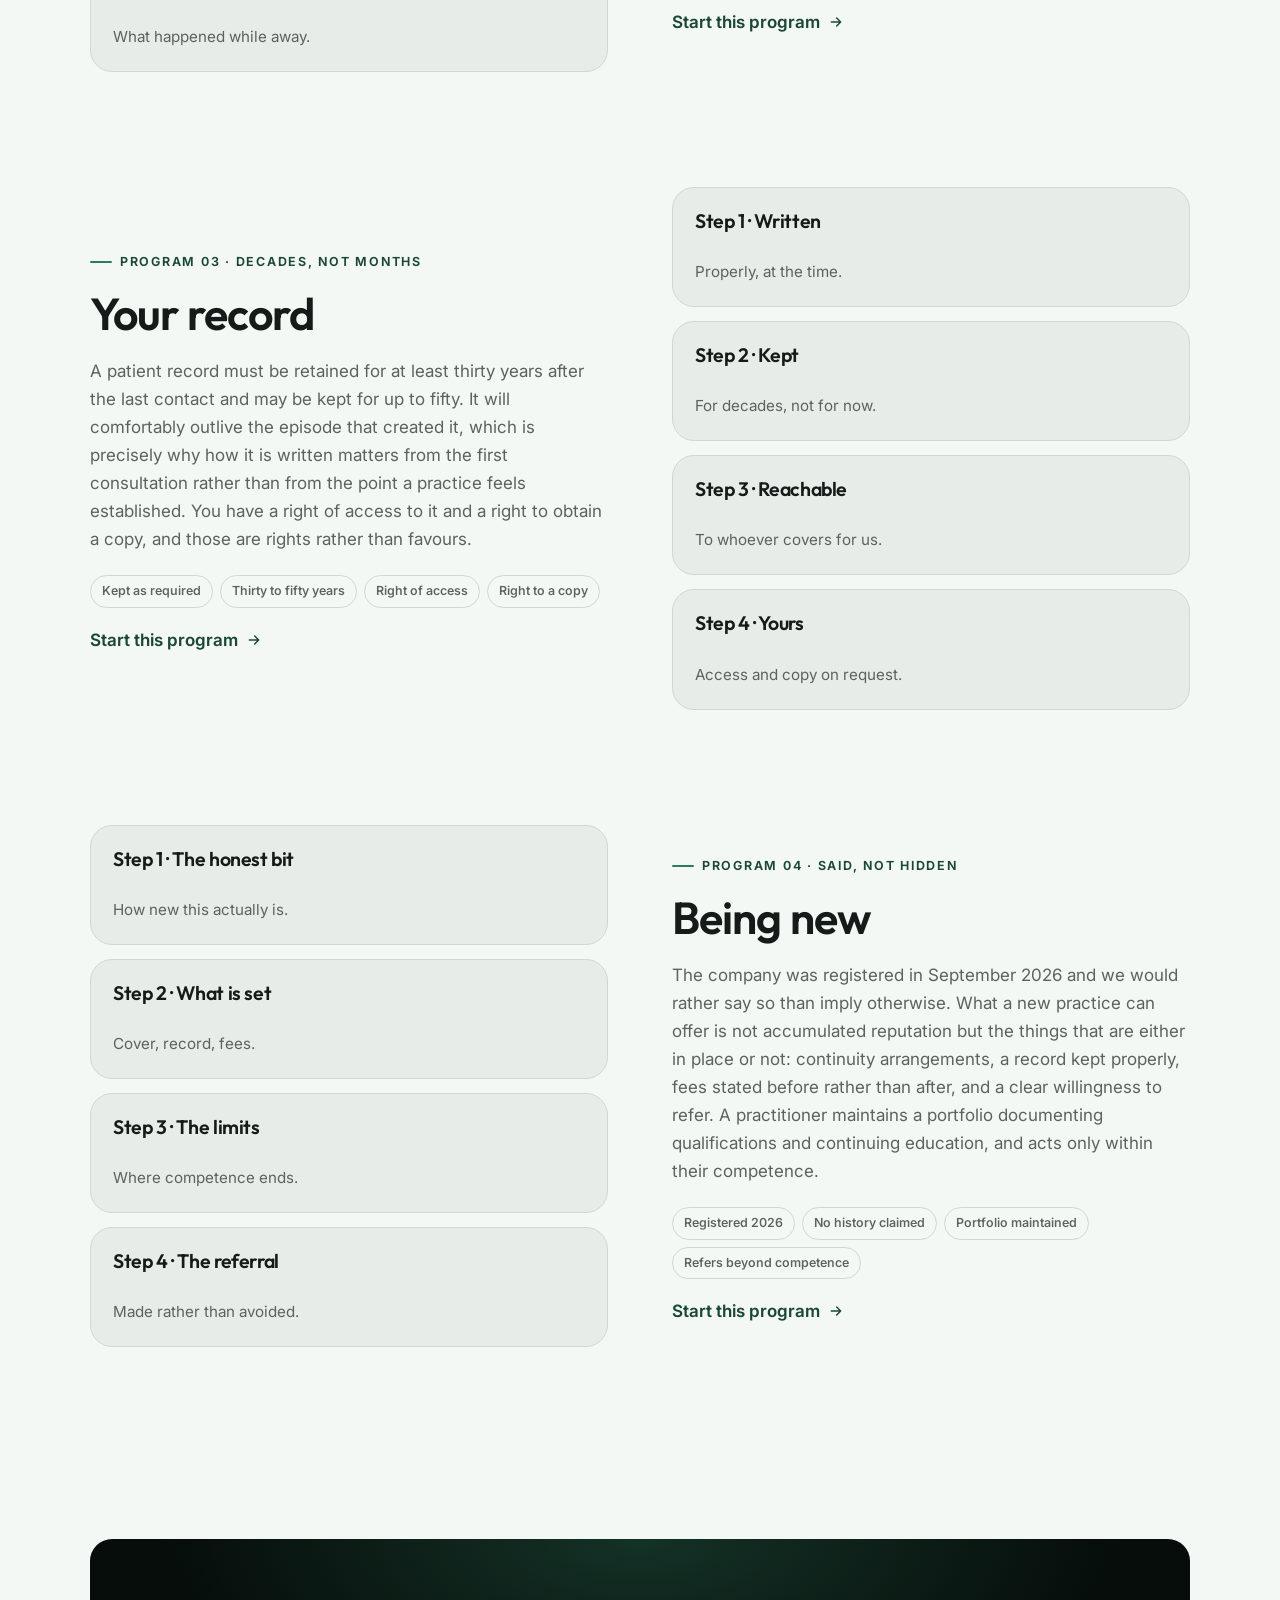
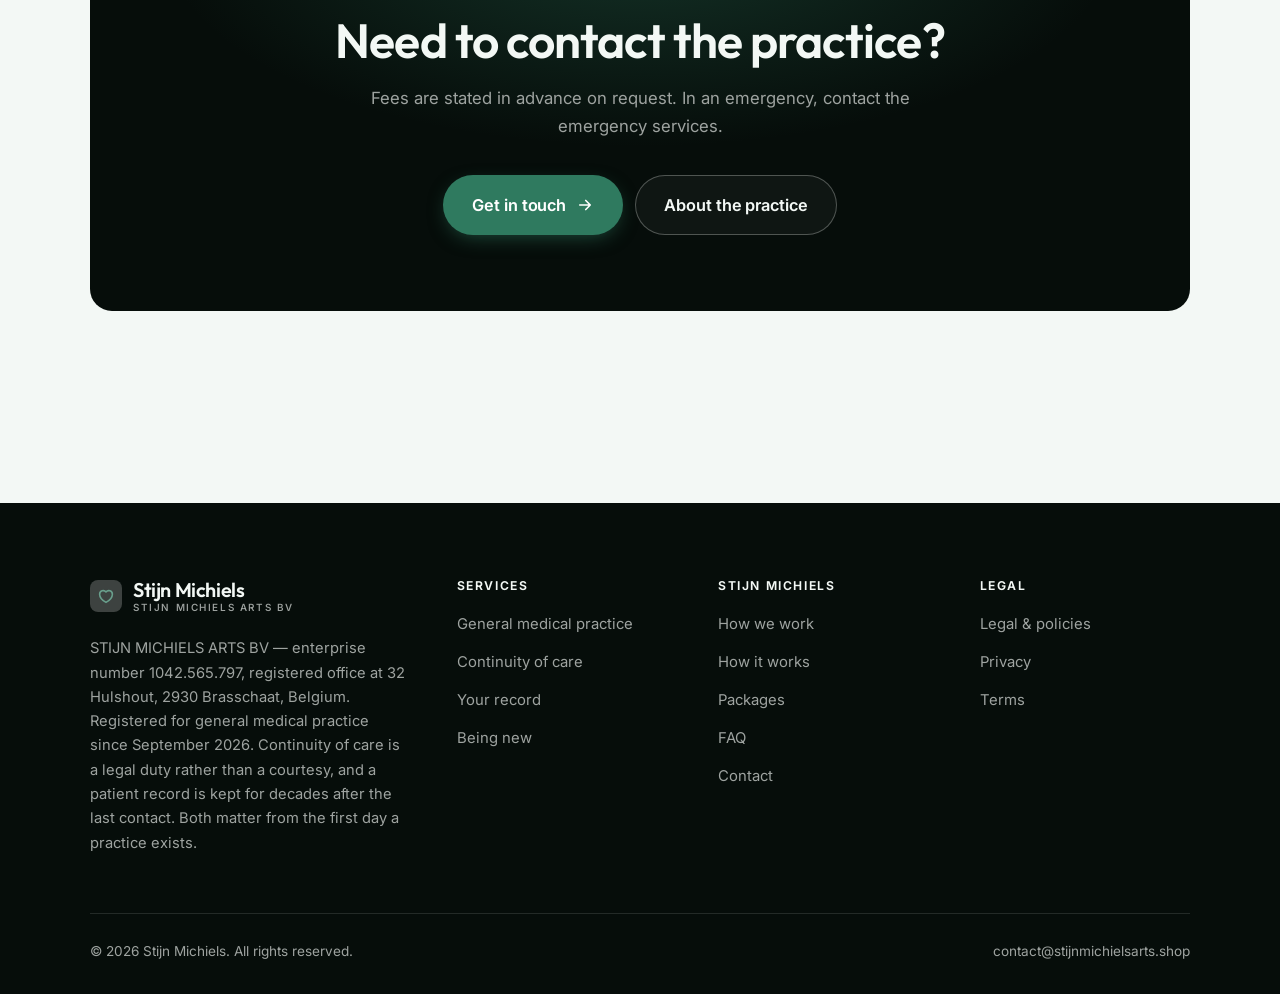
<file: programs.html>
<!DOCTYPE html>
<html lang="en" class="no-js">
<head>
<meta charset="utf-8">
<meta name="viewport" content="width=device-width, initial-scale=1">
<title>Services — Stijn Michiels</title>
<meta name="description" content="STIJN MICHIELS ARTS BV in Brasschaat: general medical practice, continuity of care arrangements, and the patient record.">
<link rel="canonical" href="https://stijnmichielsarts.shop/programs.html">

<meta property="og:type" content="website">
<meta property="og:url" content="https://stijnmichielsarts.shop/programs.html">
<meta property="og:site_name" content="Stijn Michiels">
<meta property="og:locale" content="en_US">
<meta property="og:title" content="Services — Stijn Michiels">
<meta property="og:description" content="STIJN MICHIELS ARTS BV in Brasschaat: general medical practice, continuity of care arrangements, and the patient record.">
<meta name="theme-color" content="#060d0a">

<link rel="icon" href="assets/img/favicon.svg" type="image/svg+xml">
<link rel="preconnect" href="https://fonts.googleapis.com">
<link rel="preconnect" href="https://fonts.gstatic.com" crossorigin>
<link rel="stylesheet" href="https://fonts.googleapis.com/css2?family=Outfit:wght@400;500;600;700&family=Inter:wght@400..700&display=swap">
<link rel="stylesheet" href="assets/css/style.css">

<!-- Thème appliqué avant le premier rendu (évite le flash) -->
<script>
document.documentElement.classList.remove('no-js');
(function(){try{var t=localStorage.getItem('site-theme');if(t){document.documentElement.setAttribute('data-theme',t);}}catch(e){}})();
</script>
</head>

<body>
<a class="skip-link" href="#main">Skip to main content</a>

<header class="site-header">
  <nav class="wrap nav" aria-label="Main navigation">
    <a class="brand" href="index.html">
      <svg class="brand__mark" viewBox="0 0 64 64" aria-hidden="true">
        <rect class="bm-bg" width="64" height="64" rx="16"/>
        <g class="bm-ic" transform="translate(14 14) scale(1.5)" fill="none" stroke-width="2.1" stroke-linecap="round" stroke-linejoin="round"><path d="M12 20.5s-8.5-4.8-8.5-11A4.8 4.8 0 0 1 12 6.6a4.8 4.8 0 0 1 8.5 2.9c0 6.2-8.5 11-8.5 11z"/></g>
      </svg>
      <span>Stijn Michiels<span class="brand__sub">STIJN MICHIELS ARTS BV</span></span>
    </a>

    <ul class="nav__links" id="nav-links">
      <li><a href="index.html">Home</a></li>
      <li><a href="programs.html" aria-current="page">Services</a></li>
      <li><a href="index.html#pricing">Packages</a></li>
      <li><a href="about.html">How we work</a></li>
      <li><a href="contact.html">Contact</a></li>
      <li><a class="btn btn--primary" href="contact.html">Get in touch</a></li>
    </ul>

    <div class="nav__cta">
      <button class="theme-toggle" type="button" aria-label="Switch to dark theme">
        <svg class="icon-sun" viewBox="0 0 24 24" fill="none" stroke="currentColor" stroke-width="1.8" stroke-linecap="round" aria-hidden="true"><circle cx="12" cy="12" r="4"/><path d="M12 2v2m0 16v2M2 12h2m16 0h2M4.9 4.9l1.4 1.4m11.4 11.4 1.4 1.4M19.1 4.9l-1.4 1.4M6.3 17.7l-1.4 1.4"/></svg>
        <svg class="icon-moon" viewBox="0 0 24 24" fill="none" stroke="currentColor" stroke-width="1.8" stroke-linecap="round" stroke-linejoin="round" aria-hidden="true"><path d="M21 12.8A9 9 0 1 1 11.2 3a7 7 0 0 0 9.8 9.8z"/></svg>
      </button>
      <a class="btn btn--primary" href="contact.html">Get in touch</a>
      <button class="nav__toggle" type="button" aria-expanded="false" aria-controls="nav-links" aria-label="Open menu">
        <svg class="icon-open" viewBox="0 0 24 24" fill="none" stroke="currentColor" stroke-width="2" stroke-linecap="round" aria-hidden="true"><path d="M3 6h18M3 12h18M3 18h18"/></svg>
        <svg class="icon-close" viewBox="0 0 24 24" fill="none" stroke="currentColor" stroke-width="2" stroke-linecap="round" aria-hidden="true"><path d="M6 6l12 12M18 6L6 18"/></svg>
      </button>
    </div>
  </nav>
</header>

<main id="main">

<section class="page-head">
  <div class="wrap">
    <nav class="breadcrumb" aria-label="Breadcrumb">
      <a href="index.html">Home</a><span>/</span><span aria-current="page">Services</span>
    </nav>
    <h1>The practice, in detail</h1>
    <p>General practice, continuity of care, your record, and being new.</p>
  </div>
</section>

<section class="section wrap" id="practice">
  <div class="split reveal">
    <div>
      <span class="eyebrow">Program 01 · Registered activity</span>
      <h2>General medical practice</h2>
      <p>Practising medicine in Belgium requires the diploma, a visa from the federal health authority, registration in the federal register of healthcare professionals and registration with the Order of Physicians. Those appear on the legal page rather than as loose claims here. A practitioner may act only within the limits of their competence, so where a matter falls outside this practice you will be told and referred rather than seen anyway.</p>
      <ul class="tags"><li>By appointment</li><li>Fees stated in advance</li><li>Record kept</li><li>Referral where needed</li></ul>
      <p><a class="arrow-link" href="contact.html">Start this program <svg viewBox="0 0 24 24" fill="none" stroke="currentColor" stroke-width="2.2" stroke-linecap="round" stroke-linejoin="round" aria-hidden="true"><path d="M5 12h14M13 6l6 6-6 6"/></svg></a></p>
    </div>
    <div class="grid grid--2 grid--tight">
      <article class="card card--sm">
        <h3>Step 1 · Contact</h3>
        <p>What the matter concerns.</p>
      </article>
      <article class="card card--sm">
        <h3>Step 2 · Consultation</h3>
        <p>History, examination, discussion.</p>
      </article>
      <article class="card card--sm">
        <h3>Step 3 · Information</h3>
        <p>Purpose, risks, costs, options.</p>
      </article>
      <article class="card card--sm">
        <h3>Step 4 · Consent</h3>
        <p>Freely given, after all of that.</p>
      </article>
    </div>
  </div>
</section>

<section class="section section--flush wrap" id="continuity">
  <div class="split reveal">
    <div class="grid grid--2 grid--tight">
      <article class="card card--sm">
        <h3>Step 1 · The absence</h3>
        <p>Planned or otherwise.</p>
      </article>
      <article class="card card--sm">
        <h3>Step 2 · The colleague</h3>
        <p>Holding the required competence.</p>
      </article>
      <article class="card card--sm">
        <h3>Step 3 · The record</h3>
        <p>Reachable to whoever covers.</p>
      </article>
      <article class="card card--sm">
        <h3>Step 4 · The handback</h3>
        <p>What happened while away.</p>
      </article>
    </div>
    <div>
      <span class="eyebrow">Program 02 · A duty, not a favour</span>
      <h2>Continuity of care</h2>
      <p>Belgian law requires a practitioner to ensure the continuity of the care they provide. When absent, care must be taken over by a colleague holding the required competence, and the patient record must be accessible to them so that nobody resumes your care without knowing what has happened so far. Participation in organised on-call arrangements is part of the same duty. For a practice at this stage it is the question worth answering first.</p>
      <ul class="tags"><li>Arranged in advance</li><li>Qualified cover</li><li>Record accessible</li><li>On-call participation</li></ul>
      <p><a class="arrow-link" href="contact.html">Start this program <svg viewBox="0 0 24 24" fill="none" stroke="currentColor" stroke-width="2.2" stroke-linecap="round" stroke-linejoin="round" aria-hidden="true"><path d="M5 12h14M13 6l6 6-6 6"/></svg></a></p>
    </div>
  </div>
</section>

<section class="section section--flush wrap" id="record">
  <div class="split reveal">
    <div>
      <span class="eyebrow">Program 03 · Decades, not months</span>
      <h2>Your record</h2>
      <p>A patient record must be retained for at least thirty years after the last contact and may be kept for up to fifty. It will comfortably outlive the episode that created it, which is precisely why how it is written matters from the first consultation rather than from the point a practice feels established. You have a right of access to it and a right to obtain a copy, and those are rights rather than favours.</p>
      <ul class="tags"><li>Kept as required</li><li>Thirty to fifty years</li><li>Right of access</li><li>Right to a copy</li></ul>
      <p><a class="arrow-link" href="contact.html">Start this program <svg viewBox="0 0 24 24" fill="none" stroke="currentColor" stroke-width="2.2" stroke-linecap="round" stroke-linejoin="round" aria-hidden="true"><path d="M5 12h14M13 6l6 6-6 6"/></svg></a></p>
    </div>
    <div class="grid grid--2 grid--tight">
      <article class="card card--sm">
        <h3>Step 1 · Written</h3>
        <p>Properly, at the time.</p>
      </article>
      <article class="card card--sm">
        <h3>Step 2 · Kept</h3>
        <p>For decades, not for now.</p>
      </article>
      <article class="card card--sm">
        <h3>Step 3 · Reachable</h3>
        <p>To whoever covers for us.</p>
      </article>
      <article class="card card--sm">
        <h3>Step 4 · Yours</h3>
        <p>Access and copy on request.</p>
      </article>
    </div>
  </div>
</section>

<section class="section section--flush wrap" id="new">
  <div class="split reveal">
    <div class="grid grid--2 grid--tight">
      <article class="card card--sm">
        <h3>Step 1 · The honest bit</h3>
        <p>How new this actually is.</p>
      </article>
      <article class="card card--sm">
        <h3>Step 2 · What is set</h3>
        <p>Cover, record, fees.</p>
      </article>
      <article class="card card--sm">
        <h3>Step 3 · The limits</h3>
        <p>Where competence ends.</p>
      </article>
      <article class="card card--sm">
        <h3>Step 4 · The referral</h3>
        <p>Made rather than avoided.</p>
      </article>
    </div>
    <div>
      <span class="eyebrow">Program 04 · Said, not hidden</span>
      <h2>Being new</h2>
      <p>The company was registered in September 2026 and we would rather say so than imply otherwise. What a new practice can offer is not accumulated reputation but the things that are either in place or not: continuity arrangements, a record kept properly, fees stated before rather than after, and a clear willingness to refer. A practitioner maintains a portfolio documenting qualifications and continuing education, and acts only within their competence.</p>
      <ul class="tags"><li>Registered 2026</li><li>No history claimed</li><li>Portfolio maintained</li><li>Refers beyond competence</li></ul>
      <p><a class="arrow-link" href="contact.html">Start this program <svg viewBox="0 0 24 24" fill="none" stroke="currentColor" stroke-width="2.2" stroke-linecap="round" stroke-linejoin="round" aria-hidden="true"><path d="M5 12h14M13 6l6 6-6 6"/></svg></a></p>
    </div>
  </div>
</section>

<section class="wrap section--tight">
  <div class="cta-band reveal">
    <h2>Need to contact the practice?</h2>
    <p>Fees are stated in advance on request. In an emergency, contact the emergency services.</p>
    <div class="hero__actions">
      <a class="btn btn--primary btn--lg" href="contact.html">Get in touch <svg viewBox="0 0 24 24" fill="none" stroke="currentColor" stroke-width="2.2" stroke-linecap="round" stroke-linejoin="round" aria-hidden="true"><path d="M5 12h14M13 6l6 6-6 6"/></svg></a>
      <a class="btn btn--on-dark btn--lg" href="programs.html">About the practice</a>
    </div>
  </div>
</section>

</main>

<footer class="site-footer">
  <div class="wrap">
    <div class="footer__grid">
      <div class="footer__brand">
        <a class="brand" href="index.html">
          <svg class="brand__mark" viewBox="0 0 64 64" aria-hidden="true">
        <rect class="bm-bg" width="64" height="64" rx="16"/>
        <g class="bm-ic" transform="translate(14 14) scale(1.5)" fill="none" stroke-width="2.1" stroke-linecap="round" stroke-linejoin="round"><path d="M12 20.5s-8.5-4.8-8.5-11A4.8 4.8 0 0 1 12 6.6a4.8 4.8 0 0 1 8.5 2.9c0 6.2-8.5 11-8.5 11z"/></g>
      </svg>
          <span>Stijn Michiels<span class="brand__sub">STIJN MICHIELS ARTS BV</span></span>
        </a>
        <p>STIJN MICHIELS ARTS BV — enterprise number 1042.565.797, registered office at 32 Hulshout, 2930 Brasschaat, Belgium. Registered for general medical practice since September 2026. Continuity of care is a legal duty rather than a courtesy, and a patient record is kept for decades after the last contact. Both matter from the first day a practice exists.</p>
      </div>

      <div class="footer__col">
        <h4>Services</h4>
        <ul>
          <li><a href="programs.html#practice">General medical practice</a></li>
          <li><a href="programs.html#continuity">Continuity of care</a></li>
          <li><a href="programs.html#record">Your record</a></li>
          <li><a href="programs.html#new">Being new</a></li>
        </ul>
      </div>

      <div class="footer__col">
        <h4>Stijn Michiels</h4>
        <ul>
          <li><a href="about.html">How we work</a></li>
          <li><a href="index.html#how-it-works">How it works</a></li>
          <li><a href="index.html#pricing">Packages</a></li>
          <li><a href="index.html#faq">FAQ</a></li>
          <li><a href="contact.html">Contact</a></li>
        </ul>
      </div>

      <div class="footer__col">
        <h4>Legal</h4>
        <ul>
          <li><a href="legal.html">Legal &amp; policies</a></li>
          <li><a href="legal.html#privacy">Privacy</a></li>
          <li><a href="legal.html#terms">Terms</a></li>
        </ul>
      </div>
    </div>

    <div class="footer__bottom">
      <p>© <span data-year>2026</span> Stijn Michiels. All rights reserved.</p>
      <p><a href="mailto:contact@stijnmichielsarts.shop">contact@stijnmichielsarts.shop</a></p>
    </div>
  </div>
</footer>

<script src="assets/js/main.js" defer></script>
</body>
</html>
</file>
<file: assets/css/style.css>
/* Stijn Michiels — couleurs et polices de la marque.
   Modifier ces valeurs suffit à changer l'identité visuelle de tout le site. */
:root {
  --c-accent:    #2f7a5f;
  --c-on-accent: #ffffff;
  --c-ink:       #060d0a;
  --c-paper:     #f3f8f5;

  --accent-ink-light: color-mix(in srgb, var(--c-accent) 58%, black);
  --accent-on-dark:   color-mix(in srgb, var(--c-accent) 72%, white);

  --font-display: "Outfit", system-ui, -apple-system, "Segoe UI", sans-serif;
  --font-body: "Inter", system-ui, -apple-system, "Segoe UI", sans-serif;
  --display-weight: 600;
  --display-tracking: -.02em;
}

/* ==========================================================================
   Feuille de style commune aux sites de coaching
   Les couleurs de marque (--c-accent, --c-on-accent, --c-ink, --c-paper) et
   les polices sont définies juste au-dessus, par site. Tout le reste en dérive.
   ========================================================================== */

/* --------------------------------------------------------------------------
   1. Tokens dérivés
   -------------------------------------------------------------------------- */

:root {
  /* Thème clair */
  --paper:      var(--c-paper);
  --paper-2:    color-mix(in srgb, var(--c-paper) 95%, var(--c-ink));
  --paper-3:    color-mix(in srgb, var(--c-paper) 89%, var(--c-ink));
  --line:       color-mix(in srgb, var(--c-paper) 86%, var(--c-ink));
  --text:       color-mix(in srgb, var(--c-ink) 94%, var(--c-paper));
  --muted:      color-mix(in srgb, var(--c-ink) 64%, var(--c-paper));
  --accent:     var(--c-accent);
  --accent-600: color-mix(in srgb, var(--c-accent) 86%, black);
  --accent-ink: var(--accent-ink-light);
  --on-accent:  var(--c-on-accent);
  --ink:        var(--c-ink);
  --ink-soft:   color-mix(in srgb, var(--c-ink) 90%, white);
  --on-ink:     var(--c-paper);
  --on-ink-mut: color-mix(in srgb, var(--c-paper) 64%, var(--c-ink));
  --brand-bg:   var(--c-ink);

  /* Rayons */
  --r-sm: 8px;
  --r-md: 14px;
  --r-lg: 22px;
  --r-full: 999px;

  /* Ombres */
  --sh-1: 0 1px 2px rgba(0, 0, 0, .05), 0 2px 8px rgba(0, 0, 0, .04);
  --sh-2: 0 2px 4px rgba(0, 0, 0, .05), 0 12px 32px rgba(0, 0, 0, .09);
  --sh-3: 0 4px 8px rgba(0, 0, 0, .06), 0 24px 56px rgba(0, 0, 0, .14);

  /* Rythme */
  --gutter: clamp(16px, 4vw, 40px);
  --maxw: 1180px;
  --section-y: clamp(64px, 9vw, 124px);

  --ease: cubic-bezier(.22, .61, .36, 1);
}

/* Thème sombre — suit le système, sauf si l'utilisateur a choisi « clair » */
@media (prefers-color-scheme: dark) {
  :root:not([data-theme="light"]) {
    --paper:      var(--c-ink);
    --paper-2:    color-mix(in srgb, var(--c-ink) 92%, white);
    --paper-3:    color-mix(in srgb, var(--c-ink) 86%, white);
    --line:       color-mix(in srgb, var(--c-ink) 80%, white);
    --text:       color-mix(in srgb, var(--c-paper) 94%, var(--c-ink));
    --muted:      color-mix(in srgb, var(--c-paper) 66%, var(--c-ink));
    --accent-ink: var(--accent-on-dark);
    --ink:        color-mix(in srgb, var(--c-ink) 72%, black);
    --brand-bg:   color-mix(in srgb, var(--c-ink) 80%, white);
    --sh-1: 0 1px 2px rgba(0, 0, 0, .4), 0 2px 8px rgba(0, 0, 0, .3);
    --sh-2: 0 2px 4px rgba(0, 0, 0, .4), 0 12px 32px rgba(0, 0, 0, .45);
    --sh-3: 0 4px 8px rgba(0, 0, 0, .45), 0 24px 56px rgba(0, 0, 0, .55);
  }
}

/* Thème sombre — choix explicite */
:root[data-theme="dark"] {
  --paper:      var(--c-ink);
  --paper-2:    color-mix(in srgb, var(--c-ink) 92%, white);
  --paper-3:    color-mix(in srgb, var(--c-ink) 86%, white);
  --line:       color-mix(in srgb, var(--c-ink) 80%, white);
  --text:       color-mix(in srgb, var(--c-paper) 94%, var(--c-ink));
  --muted:      color-mix(in srgb, var(--c-paper) 66%, var(--c-ink));
  --accent-ink: var(--accent-on-dark);
  --ink:        color-mix(in srgb, var(--c-ink) 72%, black);
  --brand-bg:   color-mix(in srgb, var(--c-ink) 80%, white);
  --sh-1: 0 1px 2px rgba(0, 0, 0, .4), 0 2px 8px rgba(0, 0, 0, .3);
  --sh-2: 0 2px 4px rgba(0, 0, 0, .4), 0 12px 32px rgba(0, 0, 0, .45);
  --sh-3: 0 4px 8px rgba(0, 0, 0, .45), 0 24px 56px rgba(0, 0, 0, .55);
}

/* --------------------------------------------------------------------------
   2. Reset / base
   -------------------------------------------------------------------------- */

*, *::before, *::after { box-sizing: border-box; }

* { margin: 0; }

html {
  -webkit-text-size-adjust: 100%;
  scroll-behavior: smooth;
  scroll-padding-top: 88px;
}

body {
  background: var(--paper);
  color: var(--text);
  font-family: var(--font-body);
  font-size: 17px;
  line-height: 1.65;
  -webkit-font-smoothing: antialiased;
  text-rendering: optimizeLegibility;
  overflow-x: hidden;
}

img, svg, video { display: block; max-width: 100%; height: auto; }

a { color: inherit; text-decoration: none; }

button, input, textarea, select { font: inherit; color: inherit; }

h1, h2, h3, h4 {
  font-family: var(--font-display);
  font-weight: var(--display-weight);
  line-height: 1.08;
  letter-spacing: var(--display-tracking);
  text-wrap: balance;
}

p { text-wrap: pretty; }

:focus-visible {
  outline: 3px solid var(--accent);
  outline-offset: 3px;
  border-radius: 4px;
}

::selection { background: var(--accent); color: var(--on-accent); }

/* --------------------------------------------------------------------------
   3. Utilitaires de mise en page
   -------------------------------------------------------------------------- */

.wrap {
  width: 100%;
  max-width: var(--maxw);
  margin-inline: auto;
  padding-inline: var(--gutter);
}

.section { padding-block: var(--section-y); }
.section--flush { padding-top: 0; }
.section--tight { padding-block: clamp(48px, 6vw, 80px); }

.skip-link {
  position: absolute;
  left: 12px;
  top: -100px;
  z-index: 200;
  background: var(--accent);
  color: var(--on-accent);
  padding: 12px 20px;
  border-radius: var(--r-sm);
  font-weight: 600;
  transition: top .2s var(--ease);
}
.skip-link:focus { top: 12px; }

.eyebrow {
  display: inline-flex;
  align-items: center;
  gap: 8px;
  font-size: .78rem;
  font-weight: 650;
  letter-spacing: .14em;
  text-transform: uppercase;
  color: var(--accent-ink);
  margin-bottom: 18px;
}
.eyebrow::before {
  content: "";
  width: 22px;
  height: 2px;
  background: var(--accent);
  border-radius: 2px;
}

.section-head { max-width: 62ch; margin-bottom: clamp(36px, 5vw, 60px); }
.section-head h2 { font-size: clamp(2rem, 4.4vw, 3.1rem); }
.section-head p {
  margin-top: 18px;
  color: var(--muted);
  font-size: clamp(1rem, 1.6vw, 1.12rem);
  max-width: 58ch;
}

.section-head--center { margin-inline: auto; text-align: center; }
.section-head--center .eyebrow { justify-content: center; }
.section-head--center p { margin-inline: auto; }

/* --------------------------------------------------------------------------
   4. Boutons
   -------------------------------------------------------------------------- */

.btn {
  display: inline-flex;
  align-items: center;
  justify-content: center;
  gap: 10px;
  padding: 14px 26px;
  border: 1px solid transparent;
  border-radius: var(--r-full);
  font-weight: 620;
  font-size: .98rem;
  letter-spacing: -.005em;
  cursor: pointer;
  white-space: nowrap;
  transition: transform .18s var(--ease), background-color .18s var(--ease),
              border-color .18s var(--ease), box-shadow .18s var(--ease), color .18s var(--ease);
}
.btn:hover { transform: translateY(-2px); }
.btn:active { transform: translateY(0); }

.btn--primary {
  background: var(--accent);
  color: var(--on-accent);
  box-shadow: 0 6px 20px -6px color-mix(in srgb, var(--c-accent) 65%, transparent);
}
.btn--primary:hover {
  background: var(--accent-600);
  box-shadow: 0 12px 28px -8px color-mix(in srgb, var(--c-accent) 70%, transparent);
}

.btn--ghost {
  border-color: var(--line);
  background: transparent;
  color: var(--text);
}
.btn--ghost:hover { border-color: var(--accent); color: var(--accent-ink); }

.btn--on-dark {
  border-color: color-mix(in srgb, var(--c-paper) 28%, transparent);
  color: var(--on-ink);
  background: color-mix(in srgb, var(--c-paper) 4%, transparent);
}
.btn--on-dark:hover {
  border-color: color-mix(in srgb, var(--c-paper) 60%, transparent);
  background: color-mix(in srgb, var(--c-paper) 10%, transparent);
}

.btn--lg { padding: 16px 28px; font-size: 1.02rem; }
.btn--block { width: 100%; }

.btn svg { width: 18px; height: 18px; flex: none; }

@media (max-width: 420px) {
  .btn--lg { padding: 15px 22px; font-size: 1rem; white-space: normal; text-align: center; }
}

/* Lien fléché */
.arrow-link {
  display: inline-flex;
  align-items: center;
  gap: 8px;
  font-weight: 620;
  color: var(--accent-ink);
}
.arrow-link svg { width: 16px; height: 16px; transition: transform .18s var(--ease); }
.arrow-link:hover svg { transform: translateX(4px); }

/* --------------------------------------------------------------------------
   5. En-tête / navigation
   -------------------------------------------------------------------------- */

.site-header {
  position: sticky;
  top: 0;
  z-index: 100;
  background: color-mix(in srgb, var(--paper) 82%, transparent);
  backdrop-filter: saturate(180%) blur(14px);
  -webkit-backdrop-filter: saturate(180%) blur(14px);
  border-bottom: 1px solid transparent;
  transition: border-color .25s var(--ease), background-color .25s var(--ease);
}
.site-header.is-stuck {
  border-bottom-color: var(--line);
  background: color-mix(in srgb, var(--paper) 94%, transparent);
}

.nav {
  display: flex;
  align-items: center;
  justify-content: space-between;
  gap: 24px;
  height: 74px;
}

.brand {
  display: inline-flex;
  align-items: center;
  gap: 11px;
  font-family: var(--font-display);
  font-weight: var(--display-weight);
  font-size: 1.24rem;
  letter-spacing: var(--display-tracking);
  flex: none;
  line-height: 1.1;
}
.brand__mark { width: 32px; height: 32px; flex: none; }
.brand__mark .bm-bg { fill: var(--brand-bg); }
.brand__mark .bm-ic { stroke: var(--accent-on-dark); color: var(--accent-on-dark); }
.brand__sub {
  display: block;
  font-family: var(--font-body);
  font-size: .62rem;
  font-weight: 550;
  letter-spacing: .16em;
  text-transform: uppercase;
  color: var(--muted);
  margin-top: 1px;
}

.nav__links {
  display: flex;
  align-items: center;
  gap: 4px;
  list-style: none;
  padding: 0;
}
.nav__links a {
  display: block;
  padding: 9px 14px;
  border-radius: var(--r-full);
  font-size: .95rem;
  font-weight: 520;
  color: var(--muted);
  transition: color .16s var(--ease), background-color .16s var(--ease);
}
.nav__links a:hover { color: var(--text); background: var(--paper-2); }
.nav__links a[aria-current="page"] { color: var(--text); font-weight: 620; }
.nav__links .btn { display: none; }

.nav__cta { display: flex; align-items: center; gap: 10px; flex: none; }

.nav__toggle {
  display: none;
  width: 44px;
  height: 44px;
  align-items: center;
  justify-content: center;
  background: transparent;
  border: 1px solid var(--line);
  border-radius: var(--r-full);
  cursor: pointer;
}
.nav__toggle svg { width: 20px; height: 20px; }
.nav__toggle .icon-close { display: none; }
.nav__toggle[aria-expanded="true"] .icon-open { display: none; }
.nav__toggle[aria-expanded="true"] .icon-close { display: block; }

@media (max-width: 900px) {
  .nav__links, .nav__cta .btn { display: none; }
  .nav__toggle { display: inline-flex; }

  .nav__links {
    position: fixed;
    inset: 74px 0 auto;
    flex-direction: column;
    align-items: stretch;
    gap: 2px;
    padding: 20px var(--gutter) 32px;
    background: var(--paper);
    border-bottom: 1px solid var(--line);
    box-shadow: var(--sh-2);
  }
  .nav__links.is-open { display: flex; }
  .nav__links a { padding: 14px 4px; font-size: 1.1rem; border-radius: var(--r-sm); }
  .nav__links a.btn { display: inline-flex; margin-top: 14px; padding: 14px 26px; color: var(--on-accent); }
}

@media (max-width: 380px) {
  .brand__sub { display: none; }
}

/* Bouton de thème */
.theme-toggle {
  width: 44px;
  height: 44px;
  display: inline-flex;
  align-items: center;
  justify-content: center;
  background: transparent;
  border: 1px solid var(--line);
  border-radius: var(--r-full);
  cursor: pointer;
  color: var(--muted);
  transition: color .16s var(--ease), border-color .16s var(--ease);
}
.theme-toggle:hover { color: var(--text); border-color: var(--accent); }
.theme-toggle svg { width: 18px; height: 18px; }
.theme-toggle .icon-moon { display: none; }
:root[data-theme="dark"] .theme-toggle .icon-sun { display: none; }
:root[data-theme="dark"] .theme-toggle .icon-moon { display: block; }
@media (prefers-color-scheme: dark) {
  :root:not([data-theme="light"]) .theme-toggle .icon-sun { display: none; }
  :root:not([data-theme="light"]) .theme-toggle .icon-moon { display: block; }
}

/* --------------------------------------------------------------------------
   6. Hero
   -------------------------------------------------------------------------- */

.hero {
  position: relative;
  background: var(--ink);
  color: var(--on-ink);
  overflow: hidden;
  isolation: isolate;
}

/* Halo de couleur + grain léger */
.hero::before {
  content: "";
  position: absolute;
  inset: -30% -10% auto;
  height: 130%;
  background:
    radial-gradient(60% 55% at 78% 18%, color-mix(in srgb, var(--c-accent) 34%, transparent), transparent 62%),
    radial-gradient(48% 44% at 12% 88%, color-mix(in srgb, var(--c-accent) 16%, transparent), transparent 66%);
  z-index: -2;
  pointer-events: none;
}
.hero::after {
  content: "";
  position: absolute;
  inset: 0;
  background-image: url("data:image/svg+xml,%3Csvg xmlns='http://www.w3.org/2000/svg' width='160' height='160'%3E%3Cfilter id='n'%3E%3CfeTurbulence type='fractalNoise' baseFrequency='.85' numOctaves='3'/%3E%3C/filter%3E%3Crect width='160' height='160' filter='url(%23n)' opacity='.28'/%3E%3C/svg%3E");
  opacity: .45;
  mix-blend-mode: overlay;
  z-index: -1;
  pointer-events: none;
}

.hero__inner {
  display: grid;
  grid-template-columns: minmax(0, 1.05fr) minmax(0, .95fr);
  align-items: center;
  gap: clamp(32px, 5vw, 72px);
  padding-block: clamp(56px, 8vw, 110px);
}

.hero h1 {
  font-size: clamp(2.5rem, 6vw, 4.6rem);
  letter-spacing: calc(var(--display-tracking) * 1.4);
}
.hero h1 em {
  font-style: normal;
  color: var(--accent-on-dark);
  text-decoration: underline;
  text-decoration-color: color-mix(in srgb, var(--c-accent) 45%, transparent);
  text-decoration-thickness: .1em;
  text-underline-offset: .14em;
  text-decoration-skip-ink: none;
}

.hero__lede {
  margin-top: 22px;
  font-size: clamp(1.04rem, 1.9vw, 1.2rem);
  color: var(--on-ink-mut);
  max-width: 50ch;
}

.hero__actions {
  display: flex;
  flex-wrap: wrap;
  gap: 12px;
  margin-top: 34px;
}

.hero__eyebrow { color: var(--accent-on-dark); }
.hero__eyebrow::before { background: var(--accent-on-dark); }

/* Faits sur l'offre */
.hero__proof {
  display: grid;
  grid-template-columns: repeat(4, minmax(0, 1fr));
  gap: clamp(18px, 3vw, 32px);
  margin-top: 44px;
  padding: 26px 0 0;
  border-top: 1px solid color-mix(in srgb, var(--c-paper) 14%, transparent);
  list-style: none;
}
.stat__num {
  display: block;
  font-family: var(--font-display);
  font-size: clamp(1.5rem, 2.6vw, 2.05rem);
  font-weight: var(--display-weight);
  line-height: 1;
  letter-spacing: var(--display-tracking);
  white-space: nowrap;
}
.stat__label {
  display: block;
  margin-top: 7px;
  font-size: .82rem;
  line-height: 1.4;
  color: var(--on-ink-mut);
}

.hero__art svg { width: 100%; height: auto; border-radius: var(--r-lg); box-shadow: var(--sh-3); }

@media (max-width: 880px) {
  .hero__inner { grid-template-columns: 1fr; }
  .hero__art { order: -1; max-width: 560px; }
}
@media (max-width: 540px) {
  .hero__proof { grid-template-columns: repeat(2, minmax(0, 1fr)); }
}

/* --------------------------------------------------------------------------
   7. Bandeau défilant
   -------------------------------------------------------------------------- */

.marquee {
  background: var(--ink-soft);
  color: var(--on-ink-mut);
  border-top: 1px solid color-mix(in srgb, var(--c-paper) 8%, transparent);
  padding-block: 18px;
  overflow: hidden;
  white-space: nowrap;
  mask-image: linear-gradient(90deg, transparent, #000 8%, #000 92%, transparent);
  -webkit-mask-image: linear-gradient(90deg, transparent, #000 8%, #000 92%, transparent);
}
.marquee__track {
  display: inline-flex;
  gap: 42px;
  align-items: center;
  animation: marquee 38s linear infinite;
  font-size: .86rem;
  letter-spacing: .12em;
  text-transform: uppercase;
  font-weight: 560;
}
.marquee__track span { display: inline-flex; align-items: center; gap: 42px; }
.marquee__track span::after {
  content: "";
  width: 5px; height: 5px;
  border-radius: 50%;
  background: var(--accent);
  opacity: .8;
}
@keyframes marquee { to { transform: translateX(-50%); } }

/* --------------------------------------------------------------------------
   8. Grilles de cartes
   -------------------------------------------------------------------------- */

.grid {
  display: grid;
  gap: clamp(16px, 2.2vw, 26px);
}
.grid--2 { grid-template-columns: repeat(auto-fit, minmax(min(100%, 260px), 1fr)); }
.grid--3 { grid-template-columns: repeat(auto-fit, minmax(min(100%, 270px), 1fr)); }
.grid--4 { grid-template-columns: repeat(auto-fit, minmax(min(100%, 230px), 1fr)); }
.grid--tight { gap: 14px; }

.card {
  position: relative;
  display: flex;
  flex-direction: column;
  padding: 28px;
  background: var(--paper-2);
  border: 1px solid var(--line);
  border-radius: var(--r-lg);
  transition: transform .22s var(--ease), box-shadow .22s var(--ease), border-color .22s var(--ease);
}
a.card:hover, .card--lift:hover {
  transform: translateY(-5px);
  box-shadow: var(--sh-2);
  border-color: color-mix(in srgb, var(--c-accent) 45%, var(--line));
}
.card--sm { padding: 22px; }
.card--sm h3 { font-size: 1rem; }
.card__icon {
  width: 52px;
  height: 52px;
  display: grid;
  place-items: center;
  border-radius: var(--r-md);
  background: color-mix(in srgb, var(--c-accent) 15%, transparent);
  color: var(--accent-ink);
  margin-bottom: 20px;
}
.card__icon svg { width: 26px; height: 26px; }
.card h3 { font-size: 1.22rem; margin-bottom: 10px; }
.card p { color: var(--muted); font-size: .95rem; }
.card .arrow-link { margin-top: auto; padding-top: 18px; font-size: .92rem; }

.tags {
  list-style: none;
  padding: 0;
  margin: 18px 0 0;
  display: flex;
  flex-wrap: wrap;
  gap: 7px;
}
.tags li {
  font-size: .78rem;
  font-weight: 560;
  padding: 5px 11px;
  border-radius: var(--r-full);
  background: var(--paper);
  border: 1px solid var(--line);
  color: var(--muted);
}

/* --------------------------------------------------------------------------
   9. Méthode (étapes)
   -------------------------------------------------------------------------- */

.steps { counter-reset: step; }
.step {
  position: relative;
  padding: 30px 26px 26px;
  background: var(--paper);
  border: 1px solid var(--line);
  border-radius: var(--r-lg);
}
.step::before {
  counter-increment: step;
  content: "0" counter(step);
  display: block;
  font-family: var(--font-display);
  font-size: 2.6rem;
  font-weight: var(--display-weight);
  line-height: 1;
  letter-spacing: var(--display-tracking);
  color: color-mix(in srgb, var(--c-accent) 55%, var(--paper));
  margin-bottom: 16px;
}
.step h3 { font-size: 1.12rem; margin-bottom: 9px; }
.step p { color: var(--muted); font-size: .93rem; }

/* --------------------------------------------------------------------------
   10. Tarifs
   -------------------------------------------------------------------------- */

.plans { align-items: start; }

.plan {
  display: flex;
  flex-direction: column;
  padding: 32px 28px;
  background: var(--paper);
  border: 1px solid var(--line);
  border-radius: var(--r-lg);
  height: 100%;
  position: relative;
}
.plan--featured {
  background: var(--ink);
  color: var(--on-ink);
  border-color: var(--ink);
  box-shadow: var(--sh-3);
}
.plan--featured .plan__desc,
.plan--featured .plan__period,
.plan--featured .plan__features li { color: var(--on-ink-mut); }
.plan--featured .plan__features li::before { color: var(--accent-on-dark); }

.plan__tag {
  position: absolute;
  top: 18px;
  right: 18px;
  font-size: .7rem;
  font-weight: 680;
  letter-spacing: .1em;
  text-transform: uppercase;
  padding: 5px 12px;
  border-radius: var(--r-full);
  background: var(--accent);
  color: var(--on-accent);
}

.plan h3 { font-size: 1.3rem; }
.plan--featured h3 { padding-right: 120px; }
.plan__desc { margin-top: 8px; color: var(--muted); font-size: .92rem; min-height: 2.8em; }

.plan__price {
  display: flex;
  align-items: baseline;
  gap: 6px;
  margin: 22px 0 4px;
  font-family: var(--font-display);
  font-size: clamp(2.2rem, 4vw, 2.9rem);
  font-weight: var(--display-weight);
  letter-spacing: var(--display-tracking);
  line-height: 1;
}
.plan__period { font-family: var(--font-body); font-size: .9rem; font-weight: 450; color: var(--muted); letter-spacing: 0; }

.plan__features {
  list-style: none;
  padding: 0;
  margin: 24px 0 28px;
  display: grid;
  gap: 11px;
  flex: 1;
}
.plan__features li {
  display: grid;
  grid-template-columns: 20px 1fr;
  gap: 10px;
  font-size: .93rem;
  color: var(--muted);
  align-items: start;
}
.plan__features li::before {
  content: "✓";
  color: var(--accent-ink);
  font-weight: 700;
  line-height: 1.5;
}

.plans-note { text-align: center; margin-top: 26px; font-size: .88rem; color: var(--muted); }

/* --------------------------------------------------------------------------
   11. Bloc split (texte + illustration)
   -------------------------------------------------------------------------- */

.split {
  display: grid;
  grid-template-columns: repeat(auto-fit, minmax(min(100%, 340px), 1fr));
  gap: clamp(32px, 5vw, 68px);
  align-items: center;
}
.split--top { align-items: start; }
.split__art svg { width: 100%; border-radius: var(--r-lg); box-shadow: var(--sh-2); }
.split h2 { font-size: clamp(1.9rem, 4vw, 2.8rem); }
.split p { margin-top: 18px; color: var(--muted); }
.split .tags { margin-top: 22px; }

/* --------------------------------------------------------------------------
   12. FAQ
   -------------------------------------------------------------------------- */

.faq { max-width: 780px; margin-inline: auto; }
.faq details {
  border-bottom: 1px solid var(--line);
  padding: 4px 0;
}
.faq summary {
  display: flex;
  align-items: center;
  justify-content: space-between;
  gap: 20px;
  padding: 22px 4px;
  cursor: pointer;
  list-style: none;
  font-family: var(--font-display);
  font-size: 1.08rem;
  font-weight: var(--display-weight);
  letter-spacing: var(--display-tracking);
}
.faq summary::-webkit-details-marker { display: none; }
.faq summary::after {
  content: "";
  flex: none;
  width: 13px;
  height: 13px;
  border-right: 2px solid var(--muted);
  border-bottom: 2px solid var(--muted);
  transform: rotate(45deg) translate(-3px, -3px);
  transition: transform .2s var(--ease), border-color .2s var(--ease);
}
.faq details[open] summary::after {
  transform: rotate(225deg) translate(-3px, -3px);
  border-color: var(--accent);
}
.faq details p { padding: 0 4px 24px; color: var(--muted); max-width: 66ch; }

/* --------------------------------------------------------------------------
   13. Bandeau d'appel à l'action
   -------------------------------------------------------------------------- */

.cta-band {
  position: relative;
  background: var(--ink);
  color: var(--on-ink);
  border-radius: var(--r-lg);
  padding: clamp(40px, 6vw, 76px) clamp(24px, 5vw, 64px);
  overflow: hidden;
  isolation: isolate;
  text-align: center;
}
.cta-band::before {
  content: "";
  position: absolute;
  inset: 0;
  background: radial-gradient(70% 90% at 50% 0%, color-mix(in srgb, var(--c-accent) 34%, transparent), transparent 62%);
  z-index: -1;
}
.cta-band h2 { font-size: clamp(1.9rem, 4.4vw, 3rem); }
.cta-band p {
  margin: 18px auto 0;
  max-width: 52ch;
  color: var(--on-ink-mut);
  font-size: 1.05rem;
}
.cta-band .hero__actions { justify-content: center; }

/* --------------------------------------------------------------------------
   14. Formulaire
   -------------------------------------------------------------------------- */

.form-layout {
  display: grid;
  grid-template-columns: minmax(0, 1fr) minmax(0, 420px);
  gap: clamp(32px, 5vw, 64px);
  align-items: start;
}
@media (max-width: 880px) { .form-layout { grid-template-columns: 1fr; } }

.form {
  display: grid;
  gap: 18px;
  padding: clamp(22px, 3.5vw, 36px);
  background: var(--paper-2);
  border: 1px solid var(--line);
  border-radius: var(--r-lg);
}
.form__row { display: grid; grid-template-columns: repeat(auto-fit, minmax(min(100%, 200px), 1fr)); gap: 18px; }

.field { display: grid; gap: 7px; }
.field label { font-size: .88rem; font-weight: 600; }
.field label .req { color: var(--accent-ink); }
.field input, .field textarea, .field select {
  width: 100%;
  padding: 13px 15px;
  background: var(--paper);
  border: 1px solid var(--line);
  border-radius: var(--r-md);
  font-size: .97rem;
  transition: border-color .16s var(--ease), box-shadow .16s var(--ease);
}
.field input:focus, .field textarea:focus, .field select:focus {
  outline: none;
  border-color: var(--accent);
  box-shadow: 0 0 0 3px color-mix(in srgb, var(--c-accent) 24%, transparent);
}
.field textarea { resize: vertical; min-height: 130px; }
.field__hint { font-size: .8rem; color: var(--muted); }

.form__status { font-size: .9rem; font-weight: 600; min-height: 1.4em; }
.form__note { font-size: .82rem; color: var(--muted); }
.form__note a { color: var(--accent-ink); text-decoration: underline; text-underline-offset: 2px; }

.contact-aside { display: grid; gap: 14px; }
.contact-card {
  display: flex;
  gap: 14px;
  padding: 20px 22px;
  background: var(--paper);
  border: 1px solid var(--line);
  border-radius: var(--r-md);
}
.contact-card--soft { background: var(--paper-2); }
.contact-card svg { width: 22px; height: 22px; flex: none; color: var(--accent-ink); margin-top: 3px; }
.contact-card b { display: block; font-size: .95rem; font-weight: 620; }
.contact-card span, .contact-card a { display: block; font-size: .9rem; color: var(--muted); }
.contact-card a:hover { color: var(--accent-ink); }

/* --------------------------------------------------------------------------
   15. Page interne — en-tête
   -------------------------------------------------------------------------- */

.page-head {
  background: var(--paper-2);
  border-bottom: 1px solid var(--line);
  padding-block: clamp(48px, 7vw, 86px);
}
.page-head h1 { font-size: clamp(2.2rem, 5.4vw, 3.6rem); max-width: 20ch; }
.page-head p { margin-top: 18px; color: var(--muted); max-width: 58ch; font-size: 1.06rem; }

.breadcrumb {
  display: flex;
  gap: 8px;
  align-items: center;
  font-size: .84rem;
  color: var(--muted);
  margin-bottom: 18px;
}
.breadcrumb a:hover { color: var(--accent-ink); }
.breadcrumb span { opacity: .6; }

/* --------------------------------------------------------------------------
   16. Pied de page
   -------------------------------------------------------------------------- */

.site-footer {
  background: var(--ink);
  color: var(--on-ink-mut);
  padding-block: clamp(48px, 6vw, 76px) 32px;
  margin-top: var(--section-y);
}
.site-footer .brand { color: var(--on-ink); }
.site-footer .brand__mark .bm-bg { fill: color-mix(in srgb, var(--c-ink) 78%, white); }
.site-footer .brand__sub { color: var(--on-ink-mut); }

.footer__grid {
  display: grid;
  grid-template-columns: minmax(0, 1.5fr) repeat(auto-fit, minmax(150px, 1fr));
  gap: clamp(28px, 4vw, 56px);
}
@media (max-width: 720px) { .footer__grid { grid-template-columns: 1fr 1fr; } .footer__brand { grid-column: 1 / -1; } }

.footer__brand p { margin-top: 16px; font-size: .92rem; max-width: 36ch; }
.footer__col h4 {
  font-family: var(--font-body);
  font-size: .76rem;
  font-weight: 650;
  letter-spacing: .13em;
  text-transform: uppercase;
  color: var(--on-ink);
  margin-bottom: 16px;
}
.footer__col ul { list-style: none; padding: 0; display: grid; gap: 10px; }
.footer__col a { font-size: .93rem; transition: color .16s var(--ease); }
.footer__col a:hover { color: var(--accent-on-dark); }

.footer__bottom {
  display: flex;
  flex-wrap: wrap;
  justify-content: space-between;
  gap: 14px;
  margin-top: clamp(36px, 5vw, 58px);
  padding-top: 26px;
  border-top: 1px solid color-mix(in srgb, var(--c-paper) 12%, transparent);
  font-size: .85rem;
}
.footer__bottom a:hover { color: var(--accent-on-dark); }

/* --------------------------------------------------------------------------
   17. Page 404
   -------------------------------------------------------------------------- */

.notfound {
  min-height: 62vh;
  display: grid;
  place-items: center;
  text-align: center;
  padding-block: var(--section-y);
}
.notfound__code {
  font-family: var(--font-display);
  font-size: clamp(5rem, 18vw, 11rem);
  font-weight: var(--display-weight);
  line-height: .9;
  letter-spacing: -.05em;
  color: color-mix(in srgb, var(--c-accent) 45%, var(--paper));
}
.notfound h1 { font-size: clamp(1.8rem, 4.4vw, 2.8rem); margin-top: 12px; }
.notfound p { color: var(--muted); max-width: 46ch; margin: 18px auto 0; }
.notfound .hero__actions { justify-content: center; }

/* --------------------------------------------------------------------------
   18. Contenu légal
   -------------------------------------------------------------------------- */

.prose { max-width: 70ch; }
.prose h2 { font-size: clamp(1.6rem, 3vw, 2.1rem); margin-top: 48px; margin-bottom: 14px; }
.prose h2:first-child { margin-top: 0; }
.prose h3 { font-size: 1.18rem; margin-top: 30px; margin-bottom: 10px; }
.prose p, .prose li { color: var(--muted); }
.prose p + p { margin-top: 16px; }
.prose ul { margin-top: 14px; padding-left: 22px; display: grid; gap: 9px; }
.prose a { color: var(--accent-ink); text-decoration: underline; text-underline-offset: 2px; }
.prose strong { color: var(--text); }

/* --------------------------------------------------------------------------
   19. Animations d'apparition
   -------------------------------------------------------------------------- */

.reveal {
  opacity: 0;
  transform: translateY(22px);
  transition: opacity .7s var(--ease), transform .7s var(--ease);
}
.reveal.is-in { opacity: 1; transform: none; }

.reveal-group > * {
  opacity: 0;
  transform: translateY(22px);
  transition: opacity .6s var(--ease), transform .6s var(--ease);
  transition-delay: calc(var(--i, 0) * 80ms);
}
.reveal-group.is-in > * { opacity: 1; transform: none; }

/* Sans JavaScript, tout reste visible */
.no-js .reveal, .no-js .reveal-group > * { opacity: 1; transform: none; }

@media (prefers-reduced-motion: reduce) {
  html { scroll-behavior: auto; }
  *, *::before, *::after {
    animation-duration: .001ms !important;
    animation-iteration-count: 1 !important;
    transition-duration: .001ms !important;
  }
  .reveal, .reveal-group > * { opacity: 1; transform: none; }
}

/* --------------------------------------------------------------------------
   20. Divers
   -------------------------------------------------------------------------- */

.visually-hidden {
  position: absolute;
  width: 1px; height: 1px;
  padding: 0; margin: -1px;
  overflow: hidden;
  clip: rect(0 0 0 0);
  white-space: nowrap;
  border: 0;
}
</file>
